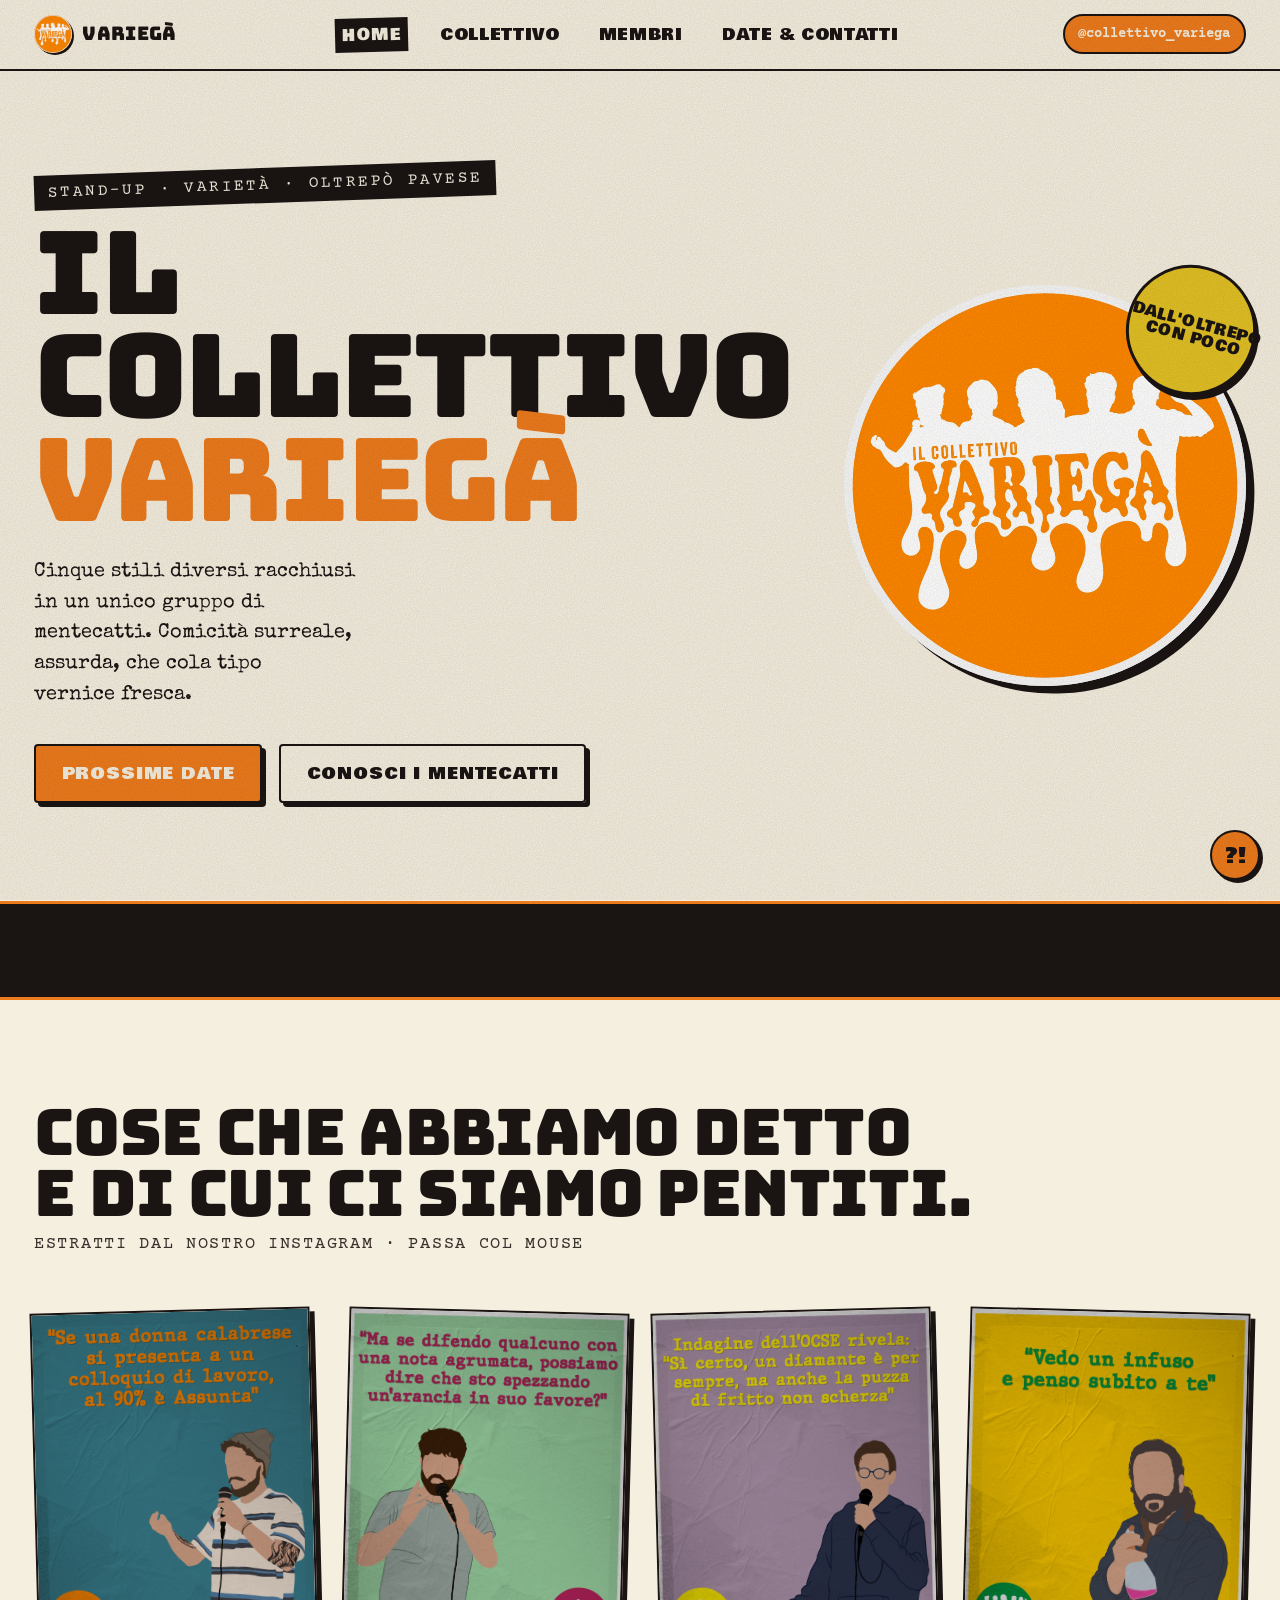
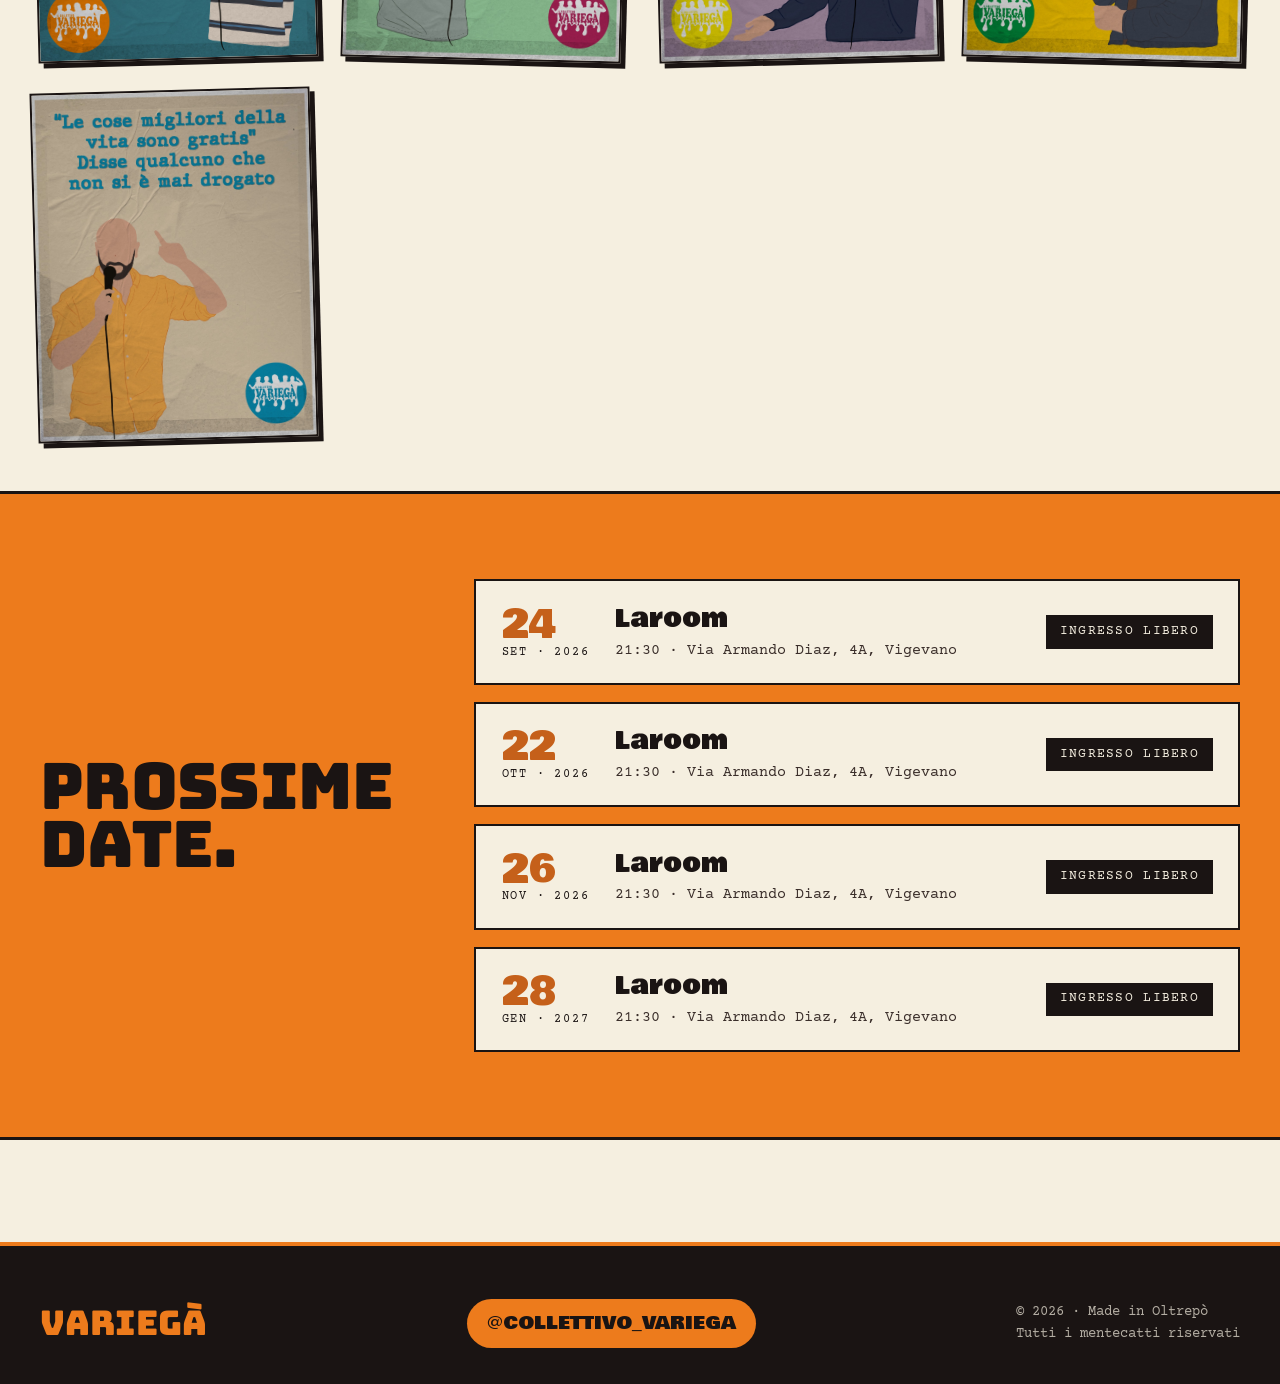
<file: index.html>
<!DOCTYPE html>
<html lang="it">
<head>
  <meta charset="UTF-8" />
  <meta name="viewport" content="width=device-width, initial-scale=1.0" />
  <title>Il Collettivo Variegà — Home</title>
  <meta name="description" content="Il Collettivo Variegà — stand up comedy e varietà dall'Oltrepò Pavese. Cinque stili diversi, un unico gruppo di mentecatti." />
  <link rel="icon" href="assets/logo-circle.jpeg" />
  <link rel="stylesheet" href="styles.css" />
  <link rel="stylesheet" href="components.css" />
</head>
<body>

<!-- =================== NAV =================== -->
<nav class="nav" data-screen-label="Nav">
  <a class="nav__logo" href="index.html">
    <span class="nav__logo-mark"><img src="assets/logo-circle.jpeg" alt="Variegà logo" /></span>
    <span>VARIEGÀ</span>
  </a>
  <ul class="nav__links">
    <li><a href="index.html">Home</a></li>
    <li><a href="collettivo.html">Collettivo</a></li>
    <li><a href="membri.html">Membri</a></li>
    <li><a href="date.html">Date &amp; Contatti</a></li>
  </ul>
  <a class="nav__ig" href="https://instagram.com/collettivo_variega" target="_blank" rel="noopener">@collettivo_variega</a>
</nav>

<!-- =================== HERO =================== -->
<section class="hero" data-screen-label="Hero">
  <div class="hero__copy">
    <span class="hero__supra">Stand-up · Varietà · Oltrepò Pavese</span>
    <h1 class="hero__title">
      Il Collettivo<br/>
      <span class="drip">VARIEGÀ</span>
    </h1>
    <p class="hero__sub">
      Cinque stili diversi racchiusi in un unico gruppo di mentecatti. Comicità surreale, assurda, che cola tipo vernice fresca.
    </p>
    <div class="hero__cta">
      <a href="date.html" class="btn">Prossime date</a>
      <a href="membri.html" class="btn btn--ghost">Conosci i mentecatti</a>
    </div>
  </div>
  <div class="hero__visual">
    <img class="hero__logo-big" src="assets/logo-circle.jpeg" alt="Logo Variegà" data-tilt />
    <div class="hero__sticker" style="padding: 0px; margin: 0px">Dall'Oltrepò<br/>con poco</div>
  </div>
</section>

<!-- =================== MARQUEE =================== -->
<div class="marquee" aria-hidden="true">
  <div class="marquee__track">
    <span>VARIEGÀ</span><span class="star">★</span>
    <span>VARIEGÀ</span><span class="star">★</span>
    <span>STAND UP</span><span class="star">★</span>
    <span>VARIETÀ</span><span class="star">★</span>
    <span>OLTREPÒ PAVESE</span><span class="star">★</span>
    <span>VARIEGÀ</span><span class="star">★</span>
    <span>CINQUE MENTECATTI</span><span class="star">★</span>
    <span>VARIEGÀ</span><span class="star">★</span>
  </div>
</div>

<!-- =================== QUOTES WALL =================== -->
<section class="quotes" data-screen-label="Quotes">
  <h2 class="quotes__title">Cose che abbiamo detto<br/>e di cui ci siamo pentiti.</h2>
  <p class="quotes__sub">Estratti dal nostro Instagram · Passa col mouse</p>
  <div class="quotes__grid">
    <div class="quote-card"><img src="assets/quote-assunta.jpeg" alt="Quote: donna calabrese" /></div>
    <div class="quote-card"><img src="assets/quote-arancia.jpeg" alt="Quote: nota agrumata" /></div>
    <div class="quote-card"><img src="assets/quote-fritto.jpeg" alt="Quote: puzza di fritto" /></div>
    <div class="quote-card"><img src="assets/quote-infuso.jpeg" alt="Quote: infuso" /></div>
    <div class="quote-card"><img src="assets/quote-gratis.jpeg" alt="Quote: cose gratis" /></div>
  </div>
</section>

<!-- =================== DATES STRIP =================== -->
<section class="dates-strip" data-screen-label="Date strip">
  <div class="dates-strip__inner">
    <h2 class="dates-strip__title">Prossime<br/>date.</h2>
    <div class="dates-strip__list">
      <!-- DATES:START -->
      <div class="date-row">
        <div class="date-row__day">24<small>SET · 2026</small></div>
        <div>
          <div class="date-row__where">Laroom</div>
          <div class="date-row__city">21:30 · Via Armando Diaz, 4A, Vigevano</div>
        </div>
        <div class="date-row__badge">Ingresso libero</div>
      </div>
      <div class="date-row">
        <div class="date-row__day">22<small>OTT · 2026</small></div>
        <div>
          <div class="date-row__where">Laroom</div>
          <div class="date-row__city">21:30 · Via Armando Diaz, 4A, Vigevano</div>
        </div>
        <div class="date-row__badge">Ingresso libero</div>
      </div>
      <div class="date-row">
        <div class="date-row__day">26<small>NOV · 2026</small></div>
        <div>
          <div class="date-row__where">Laroom</div>
          <div class="date-row__city">21:30 · Via Armando Diaz, 4A, Vigevano</div>
        </div>
        <div class="date-row__badge">Ingresso libero</div>
      </div>
      <div class="date-row">
        <div class="date-row__day">28<small>GEN · 2027</small></div>
        <div>
          <div class="date-row__where">Laroom</div>
          <div class="date-row__city">21:30 · Via Armando Diaz, 4A, Vigevano</div>
        </div>
        <div class="date-row__badge">Ingresso libero</div>
      </div>
      <!-- DATES:END -->
    </div>
  </div>
</section>

<!-- =================== FOOTER =================== -->
<footer class="footer">
  <div class="footer__inner">
    <div class="footer__brand">VARIEGÀ</div>
    <a class="footer__ig" href="https://instagram.com/collettivo_variega" target="_blank" rel="noopener">@collettivo_variega</a>
    <div class="footer__meta">© 2026 · Made in Oltrepò<br/>Tutti i mentecatti riservati</div>
  </div>
</footer>

<!-- Easter egg -->
<button class="egg-trigger" aria-label="Easter egg" title="Premi qui (o digita 'drip')">?!</button>
<div class="egg-overlay" role="dialog" aria-label="Easter egg">
  <div class="egg-overlay__msg"></div>
  <div class="egg-overlay__hint">click ovunque per chiudere</div>
</div>

<script src="script.js"></script>
</body>
</html>
</file>
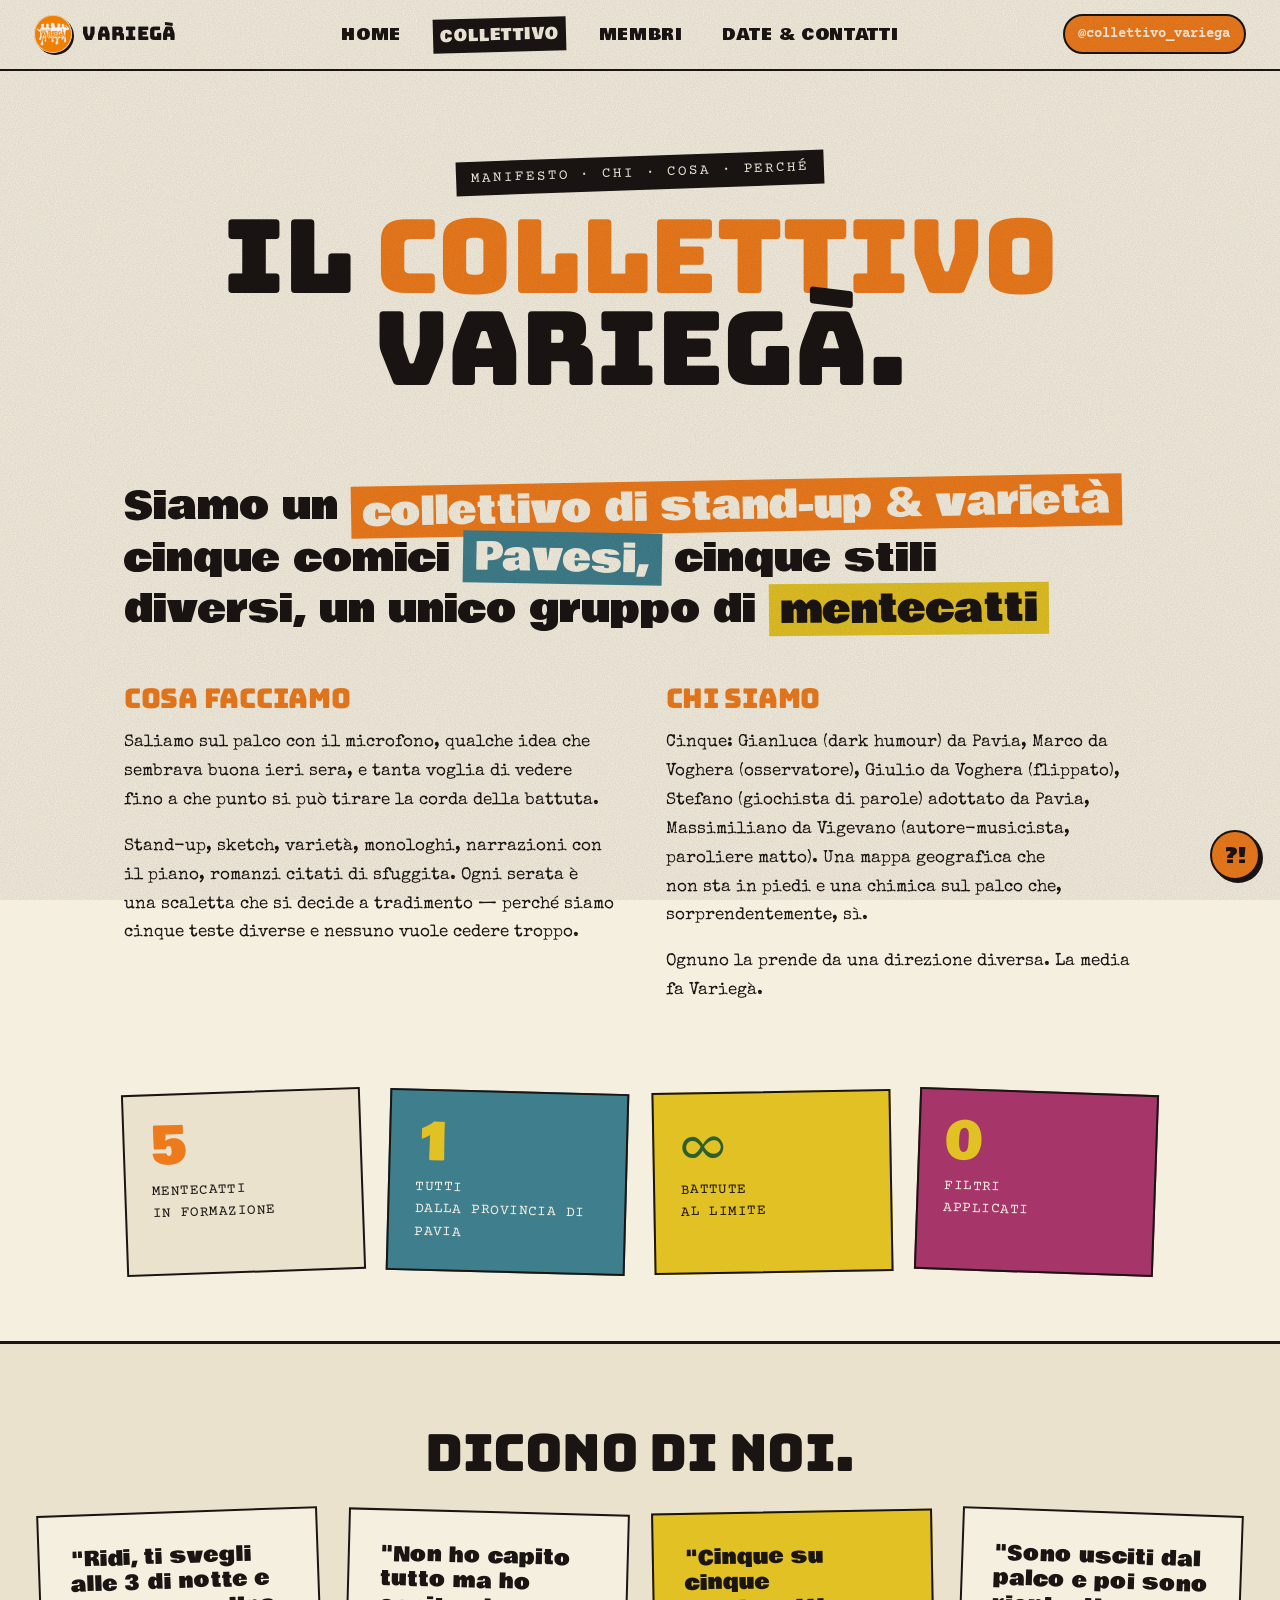
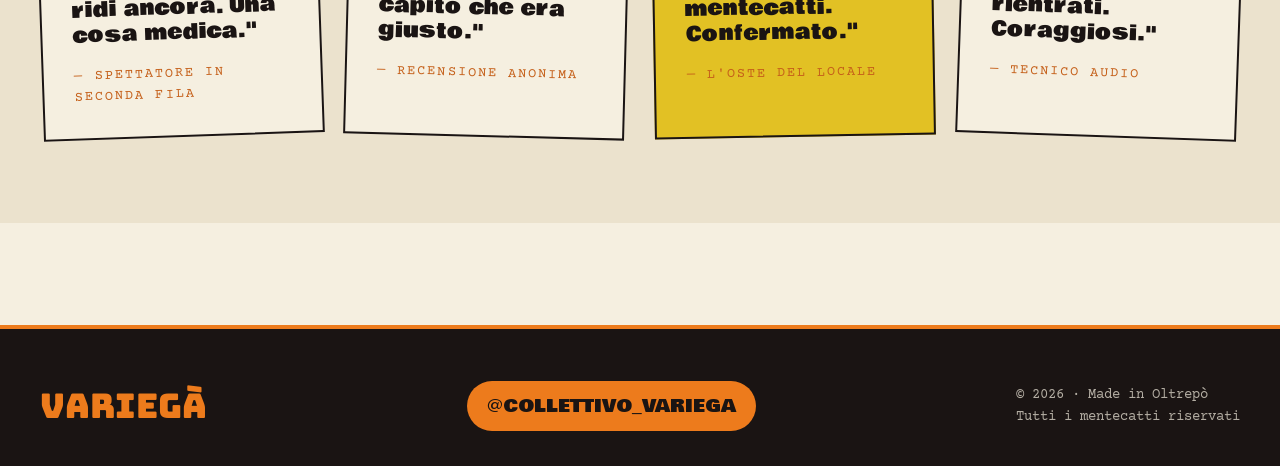
<file: collettivo.html>
<!DOCTYPE html>
<html lang="it">
<head>
  <meta charset="UTF-8" />
  <meta name="viewport" content="width=device-width, initial-scale=1.0" />
  <title>Il Collettivo Variegà — Chi siamo</title>
  <link rel="icon" href="assets/logo-circle.jpeg" />
  <link rel="stylesheet" href="styles.css" />
  <link rel="stylesheet" href="components.css" />
</head>
<body>

<nav class="nav" data-screen-label="Nav">
  <a class="nav__logo" href="index.html">
    <span class="nav__logo-mark"><img src="assets/logo-circle.jpeg" alt="Variegà logo" /></span>
    <span>VARIEGÀ</span>
  </a>
  <ul class="nav__links">
    <li><a href="index.html">Home</a></li>
    <li><a href="collettivo.html">Collettivo</a></li>
    <li><a href="membri.html">Membri</a></li>
    <li><a href="date.html">Date &amp; Contatti</a></li>
  </ul>
  <a class="nav__ig" href="https://instagram.com/collettivo_variega" target="_blank" rel="noopener">@collettivo_variega</a>
</nav>

<header class="page-head" data-screen-label="Page head">
  <span class="page-head__kicker">Manifesto · Chi · Cosa · Perché</span>
  <h1>Il <em>Collettivo</em><br/>Variegà.</h1>
</header>

<section class="about">
  <p class="about__manifesto">
    Siamo un <span class="h-orange">collettivo di stand-up&nbsp;&amp;&nbsp;varietà</span> cinque&nbsp;comici <span class="h-teal">Pavesi,</span> cinque stili diversi, un unico gruppo di <span class="h-yellow">mentecatti</span>
  </p>

  <div class="about__columns">
    <div class="about__col">
      <h3>Cosa facciamo</h3>
      <p>
        Saliamo sul palco con il microfono, qualche idea che sembrava buona ieri sera, e tanta voglia di vedere fino a che punto si può tirare la corda della battuta.
      </p>
      <p>
        Stand-up, sketch, varietà, monologhi, narrazioni con il piano, romanzi citati di sfuggita. Ogni serata è una scaletta che si decide a tradimento — perché siamo cinque teste diverse e nessuno vuole cedere troppo.
      </p>
    </div>
    <div class="about__col">
      <h3>Chi siamo</h3>
      <p>
        Cinque: Gianluca (dark humour) da Pavia, Marco da Voghera (osservatore), Giulio da Voghera (flippato), Stefano (giochista di parole) adottato da Pavia, Massimiliano da Vigevano (autore-musicista, paroliere matto). Una mappa geografica che non sta in piedi e una chimica sul palco che, sorprendentemente, sì.
      </p>
      <p>
        Ognuno la prende da una direzione diversa. La media fa Variegà.
      </p>
    </div>
  </div>

  <div class="facts">
    <div class="fact" style="--r: -2deg;">
      <div class="fact__num">5</div>
      <div class="fact__lbl">Mentecatti<br/>in formazione</div>
    </div>
    <div class="fact" style="--r: 1.5deg; background: var(--c-teal); color: var(--paper);">
      <div class="fact__num" style="color: var(--c-yellow);">1</div>
      <div class="fact__lbl">TUTTI<br/>dalla provincia di Pavia</div>
    </div>
    <div class="fact" style="--r: -1deg; background: var(--c-yellow);">
      <div class="fact__num" style="color: var(--c-green-deep);">∞</div>
      <div class="fact__lbl">Battute<br/>al limite</div>
    </div>
    <div class="fact" style="--r: 2deg; background: var(--c-magenta); color: var(--paper);">
      <div class="fact__num" style="color: var(--c-yellow);">0</div>
      <div class="fact__lbl">Filtri<br/>applicati</div>
    </div>
  </div>
</section>

<!-- PRESS -->
<section class="press" data-screen-label="Press">
  <div class="press__inner">
    <h2>Dicono di noi.</h2>
    <div class="press__grid">
      <div class="press-card" style="--r: -2deg;">
        <p class="press-card__quote">"Ridi, ti svegli alle 3 di notte e ridi ancora. Una cosa medica."</p>
        <div class="press-card__source">— Spettatore in seconda fila</div>
      </div>
      <div class="press-card" style="--r: 1.5deg;">
        <p class="press-card__quote">"Non ho capito tutto ma ho capito che era giusto."</p>
        <div class="press-card__source">— Recensione anonima</div>
      </div>
      <div class="press-card" style="--r: -1deg; background: var(--c-yellow);">
        <p class="press-card__quote">"Cinque su cinque mentecatti. Confermato."</p>
        <div class="press-card__source">— L'oste del locale</div>
      </div>
      <div class="press-card" style="--r: 2deg;">
        <p class="press-card__quote">"Sono usciti dal palco e poi sono rientrati. Coraggiosi."</p>
        <div class="press-card__source">— Tecnico audio</div>
      </div>
    </div>
  </div>
</section>

<footer class="footer">
  <div class="footer__inner">
    <div class="footer__brand">VARIEGÀ</div>
    <a class="footer__ig" href="https://instagram.com/collettivo_variega" target="_blank" rel="noopener">@collettivo_variega</a>
    <div class="footer__meta">© 2026 · Made in Oltrepò<br/>Tutti i mentecatti riservati</div>
  </div>
</footer>

<button class="egg-trigger" aria-label="Easter egg" title="Premi qui">?!</button>
<div class="egg-overlay" role="dialog">
  <div class="egg-overlay__msg"></div>
  <div class="egg-overlay__hint">click ovunque per chiudere</div>
</div>

<script src="script.js"></script>
</body>
</html>
</file>
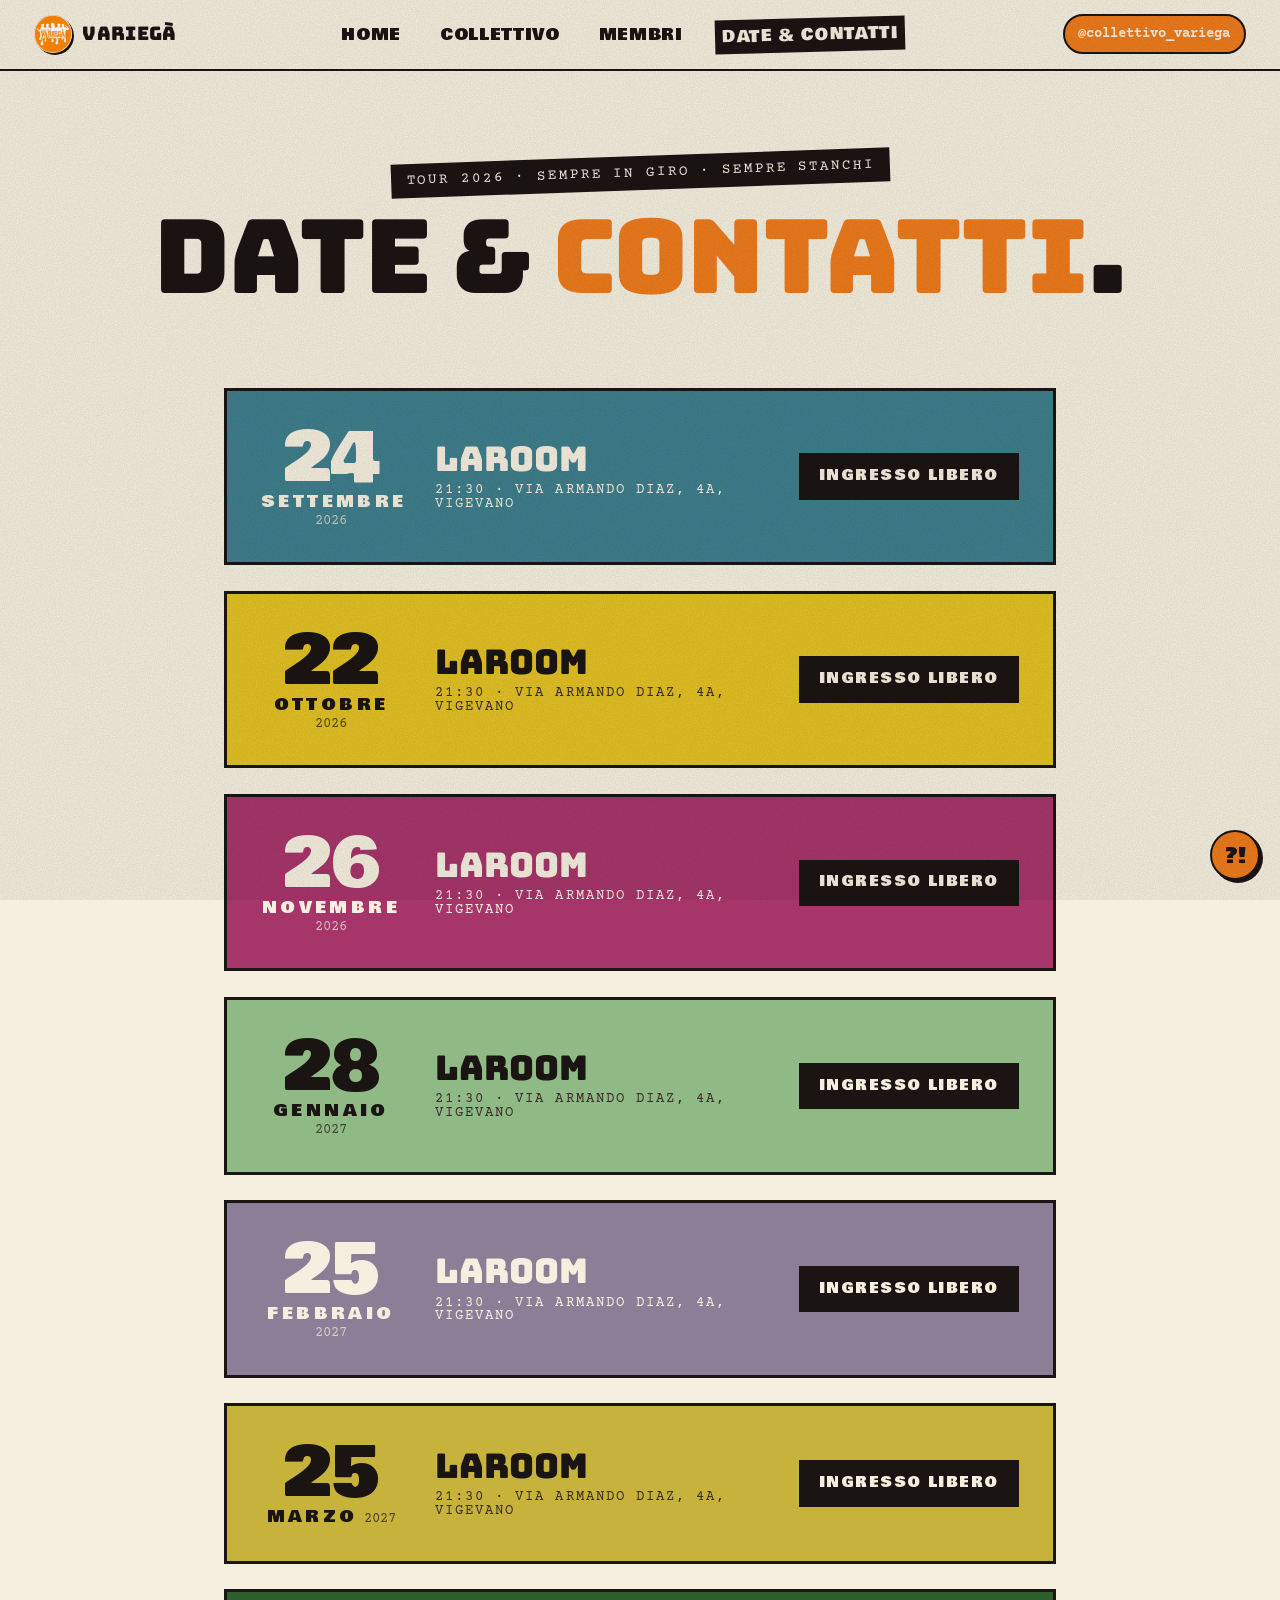
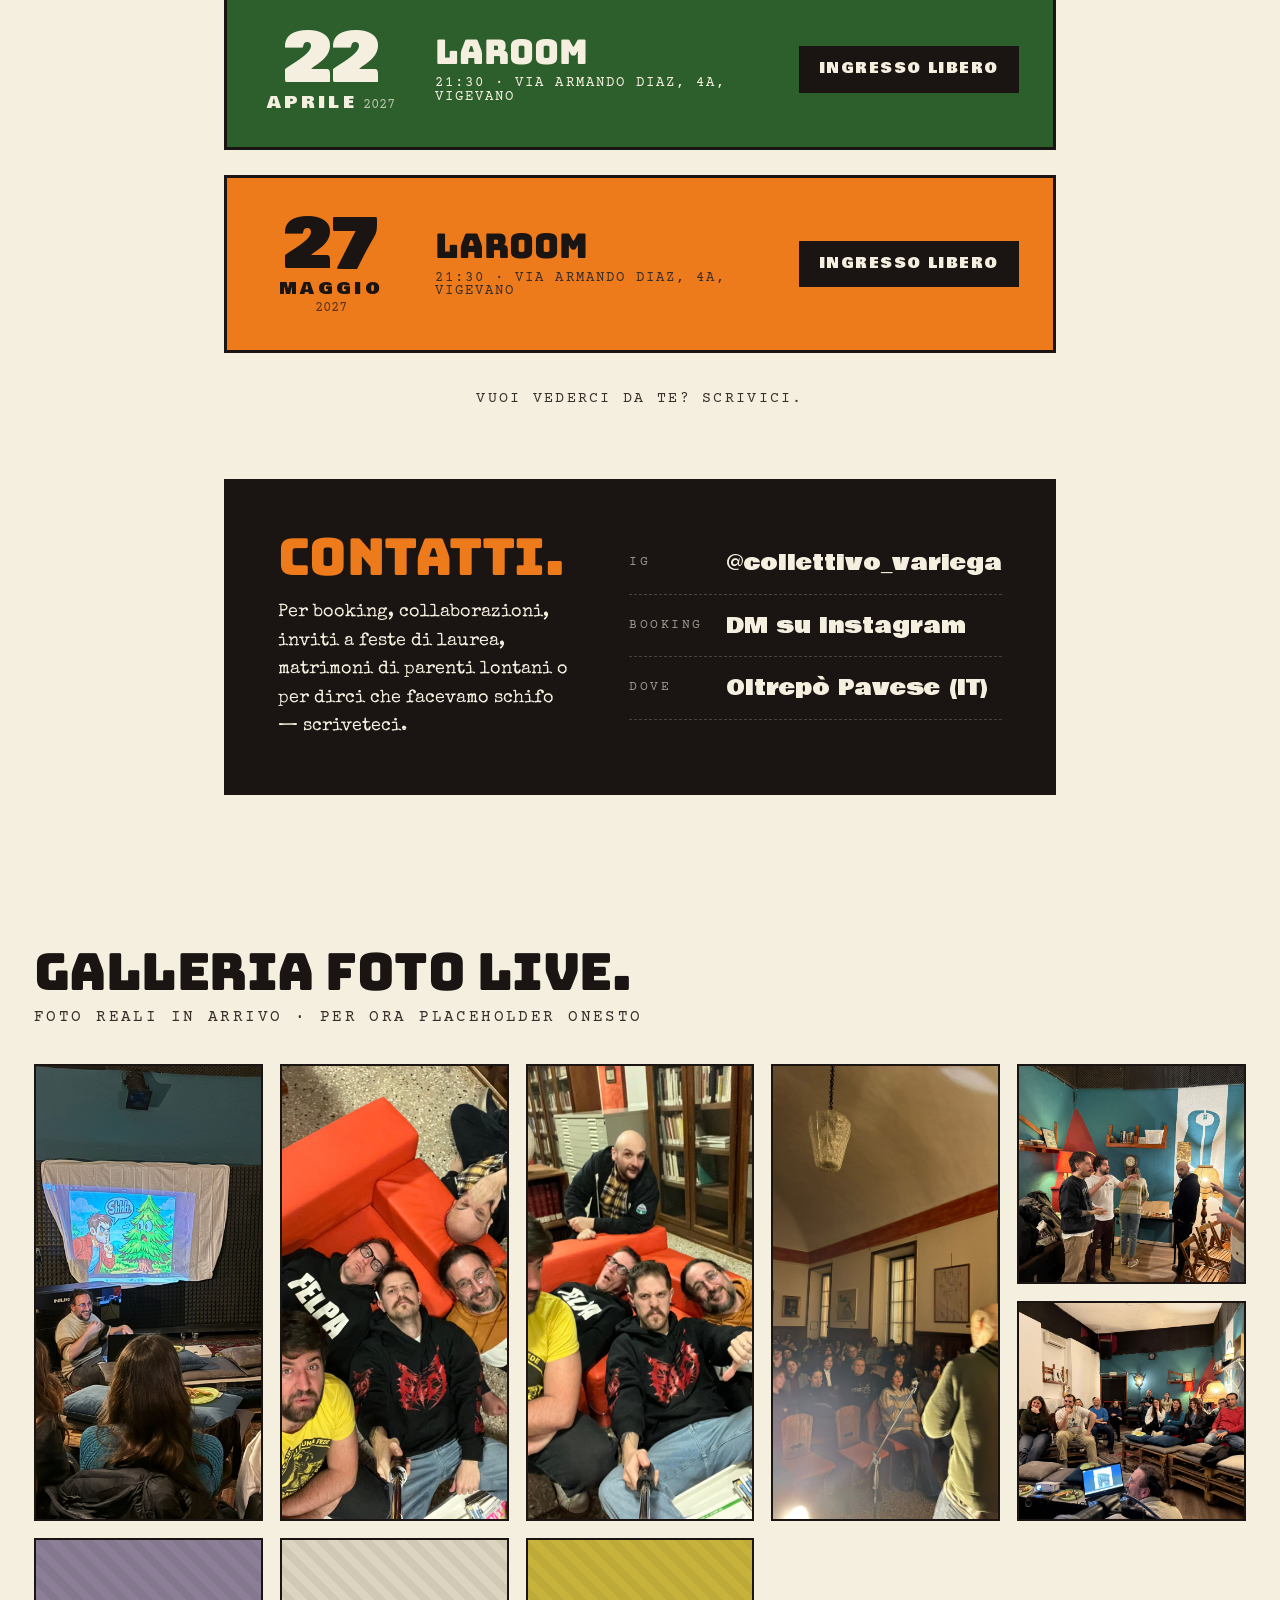
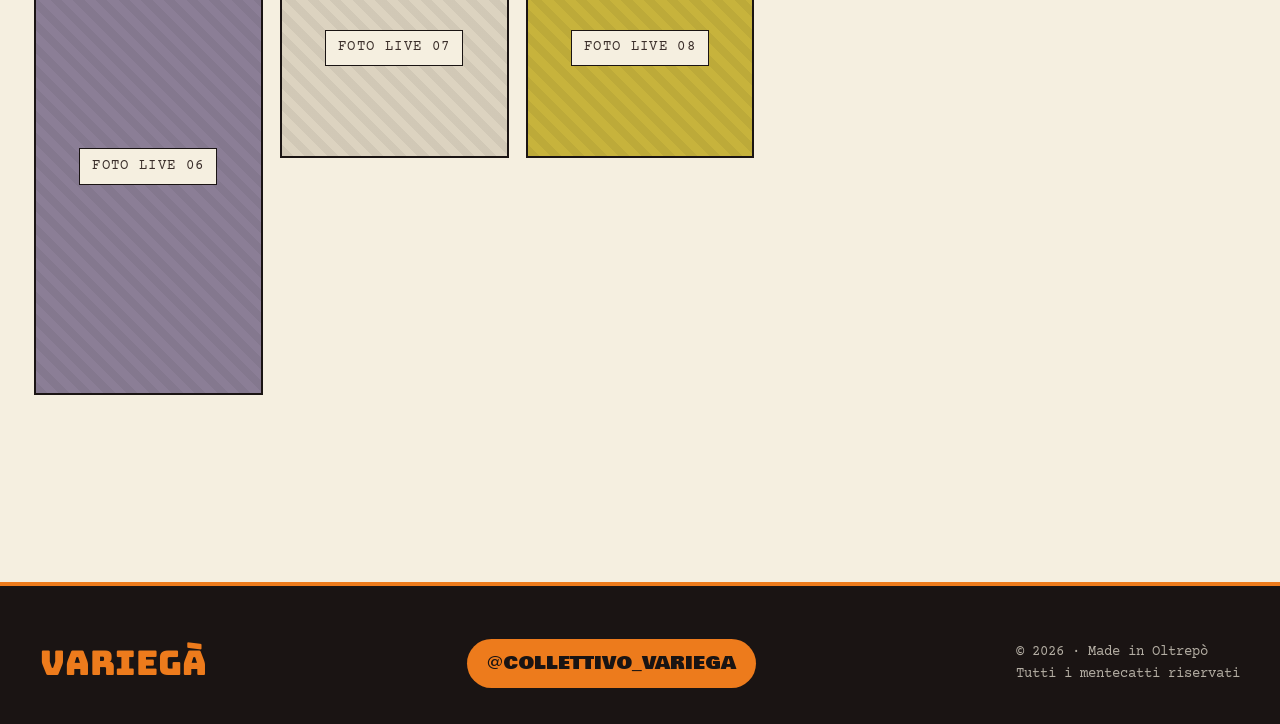
<file: date.html>
<!DOCTYPE html>
<html lang="it">
<head>
  <meta charset="UTF-8" />
  <meta name="viewport" content="width=device-width, initial-scale=1.0" />
  <title>Il Collettivo Variegà — Date &amp; Contatti</title>
  <link rel="icon" href="assets/logo-circle.jpeg" />
  <link rel="stylesheet" href="styles.css" />
  <link rel="stylesheet" href="components.css" />
</head>
<body>

<nav class="nav" data-screen-label="Nav">
  <a class="nav__logo" href="index.html">
    <span class="nav__logo-mark"><img src="assets/logo-circle.jpeg" alt="Variegà logo" /></span>
    <span>VARIEGÀ</span>
  </a>
  <ul class="nav__links">
    <li><a href="index.html">Home</a></li>
    <li><a href="collettivo.html">Collettivo</a></li>
    <li><a href="membri.html">Membri</a></li>
    <li><a href="date.html">Date &amp; Contatti</a></li>
  </ul>
  <a class="nav__ig" href="https://instagram.com/collettivo_variega" target="_blank" rel="noopener">@collettivo_variega</a>
</nav>

<header class="page-head" data-screen-label="Page head">
  <span class="page-head__kicker">Tour 2026 · sempre in giro · sempre stanchi</span>
  <h1>Date &amp; <em>contatti</em>.</h1>
</header>

<section class="dates-page" data-screen-label="Date">
  <!-- DATES:START -->
  <div class="show">
    <div class="show__date">
      <span class="day">24</span>
      <span class="month">Settembre</span>
      <span class="year">2026</span>
    </div>
    <div>
      <div class="show__where">Laroom
        <small>21:30 · Via Armando Diaz, 4A, Vigevano</small>
      </div>
    </div>
    <span class="show__cta">Ingresso libero</span>
  </div>

  <div class="show">
    <div class="show__date">
      <span class="day">22</span>
      <span class="month">Ottobre</span>
      <span class="year">2026</span>
    </div>
    <div>
      <div class="show__where">Laroom
        <small>21:30 · Via Armando Diaz, 4A, Vigevano</small>
      </div>
    </div>
    <span class="show__cta">Ingresso libero</span>
  </div>

  <div class="show">
    <div class="show__date">
      <span class="day">26</span>
      <span class="month">Novembre</span>
      <span class="year">2026</span>
    </div>
    <div>
      <div class="show__where">Laroom
        <small>21:30 · Via Armando Diaz, 4A, Vigevano</small>
      </div>
    </div>
    <span class="show__cta">Ingresso libero</span>
  </div>

  <div class="show">
    <div class="show__date">
      <span class="day">28</span>
      <span class="month">Gennaio</span>
      <span class="year">2027</span>
    </div>
    <div>
      <div class="show__where">Laroom
        <small>21:30 · Via Armando Diaz, 4A, Vigevano</small>
      </div>
    </div>
    <span class="show__cta">Ingresso libero</span>
  </div>

  <div class="show">
    <div class="show__date">
      <span class="day">25</span>
      <span class="month">Febbraio</span>
      <span class="year">2027</span>
    </div>
    <div>
      <div class="show__where">Laroom
        <small>21:30 · Via Armando Diaz, 4A, Vigevano</small>
      </div>
    </div>
    <span class="show__cta">Ingresso libero</span>
  </div>

  <div class="show">
    <div class="show__date">
      <span class="day">25</span>
      <span class="month">Marzo</span>
      <span class="year">2027</span>
    </div>
    <div>
      <div class="show__where">Laroom
        <small>21:30 · Via Armando Diaz, 4A, Vigevano</small>
      </div>
    </div>
    <span class="show__cta">Ingresso libero</span>
  </div>

  <div class="show">
    <div class="show__date">
      <span class="day">22</span>
      <span class="month">Aprile</span>
      <span class="year">2027</span>
    </div>
    <div>
      <div class="show__where">Laroom
        <small>21:30 · Via Armando Diaz, 4A, Vigevano</small>
      </div>
    </div>
    <span class="show__cta">Ingresso libero</span>
  </div>

  <div class="show">
    <div class="show__date">
      <span class="day">27</span>
      <span class="month">Maggio</span>
      <span class="year">2027</span>
    </div>
    <div>
      <div class="show__where">Laroom
        <small>21:30 · Via Armando Diaz, 4A, Vigevano</small>
      </div>
    </div>
    <span class="show__cta">Ingresso libero</span>
  </div>
      <!-- DATES:END -->

  <p style="font-family: var(--font-mono); font-size: 0.9rem; text-align: center; margin-top: 2rem; color: var(--ink-soft); text-transform: uppercase; letter-spacing: 0.15em;">
    Vuoi vederci da te? Scrivici.
  </p>

  <div class="contacts" data-screen-label="Contatti">
    <div>
      <h2>Contatti.</h2>
      <p>Per booking, collaborazioni, inviti a feste di laurea, matrimoni di parenti lontani o per dirci che facevamo schifo — scriveteci.</p>
    </div>
    <ul class="contacts__links">
      <li>
        <span class="contacts__lbl">IG</span>
        <a href="https://instagram.com/collettivo_variega" target="_blank" rel="noopener">@collettivo_variega</a>
      </li>
      <li>
        <span class="contacts__lbl">Booking</span>
        <a href="https://instagram.com/collettivo_variega" target="_blank" rel="noopener">DM su Instagram</a>
      </li>
      <li>
        <span class="contacts__lbl">Dove</span>
        <span>Oltrepò Pavese (IT)</span>
      </li>
    </ul>
  </div>
</section>

<!-- GALLERY -->
<section class="gallery" data-screen-label="Gallery">
  <h2>Galleria foto live.</h2>
  <div class="gallery__sub">Foto reali in arrivo · per ora placeholder onesto</div>
  <div class="gallery__grid">
    <div class="gallery__cell gallery__cell--tall">
      <img src="assets/foto-live-01.jpeg" alt="Live a Sommo" />
    </div>
    <div class="gallery__cell gallery__cell--tall">
      <img src="assets/foto-live-02.jpeg" alt="Live a Sommo" />
    </div>
    <div class="gallery__cell gallery__cell--tall">
      <img src="assets/foto-live-03.jpeg" alt="Live a Sommo" />
    </div>
    <div class="gallery__cell gallery__cell--tall">
      <img src="assets/foto-live-04.jpeg" alt="Live a Sommo" />
    </div>
    <div class="gallery__cell">
      <img src="assets/foto-live-05.jpeg" alt="Live a Sommo" />
    </div>
    <div class="gallery__cell">
      <img src="assets/foto-live-07.jpeg" alt="Live a Sommo" />
    </div>
    <div class="gallery__cell gallery__cell--tall" style="--c: #8B7E96;">
      <div class="gallery__cell-bg"></div>
      <div class="gallery__cell-label">FOTO LIVE 06</div>
    </div>
    <div class="gallery__cell" style="--c: #DCD3C0;">
      <div class="gallery__cell-bg"></div>
      <div class="gallery__cell-label">FOTO LIVE 07</div>
    </div>
    <div class="gallery__cell" style="--c: #C7B33C;">
      <div class="gallery__cell-bg"></div>
      <div class="gallery__cell-label">FOTO LIVE 08</div>
    </div>
  </div>
</section>

<footer class="footer">
  <div class="footer__inner">
    <div class="footer__brand">VARIEGÀ</div>
    <a class="footer__ig" href="https://instagram.com/collettivo_variega" target="_blank" rel="noopener">@collettivo_variega</a>
    <div class="footer__meta">© 2026 · Made in Oltrepò<br/>Tutti i mentecatti riservati</div>
  </div>
</footer>

<button class="egg-trigger" aria-label="Easter egg">?!</button>
<div class="egg-overlay" role="dialog">
  <div class="egg-overlay__msg"></div>
  <div class="egg-overlay__hint">click ovunque per chiudere</div>
</div>

<script src="script.js"></script>
</body>
</html>
</file>
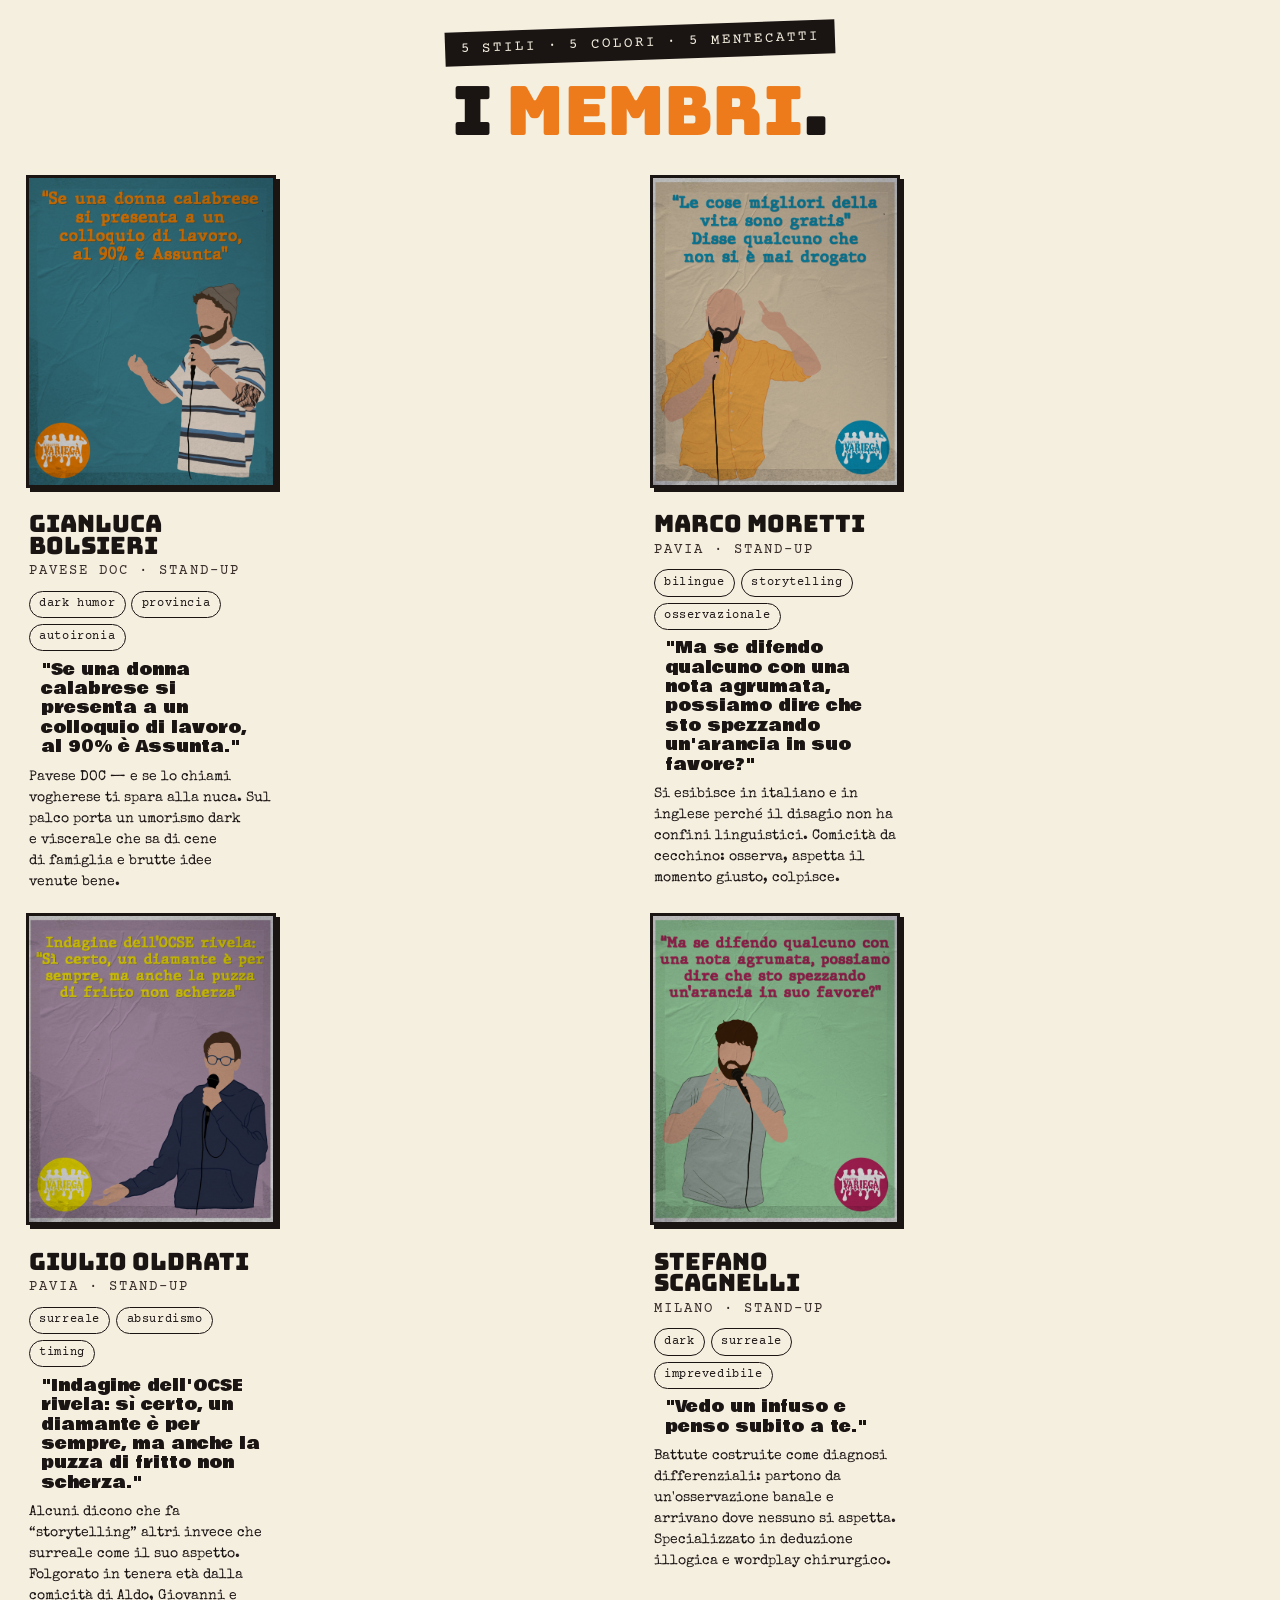
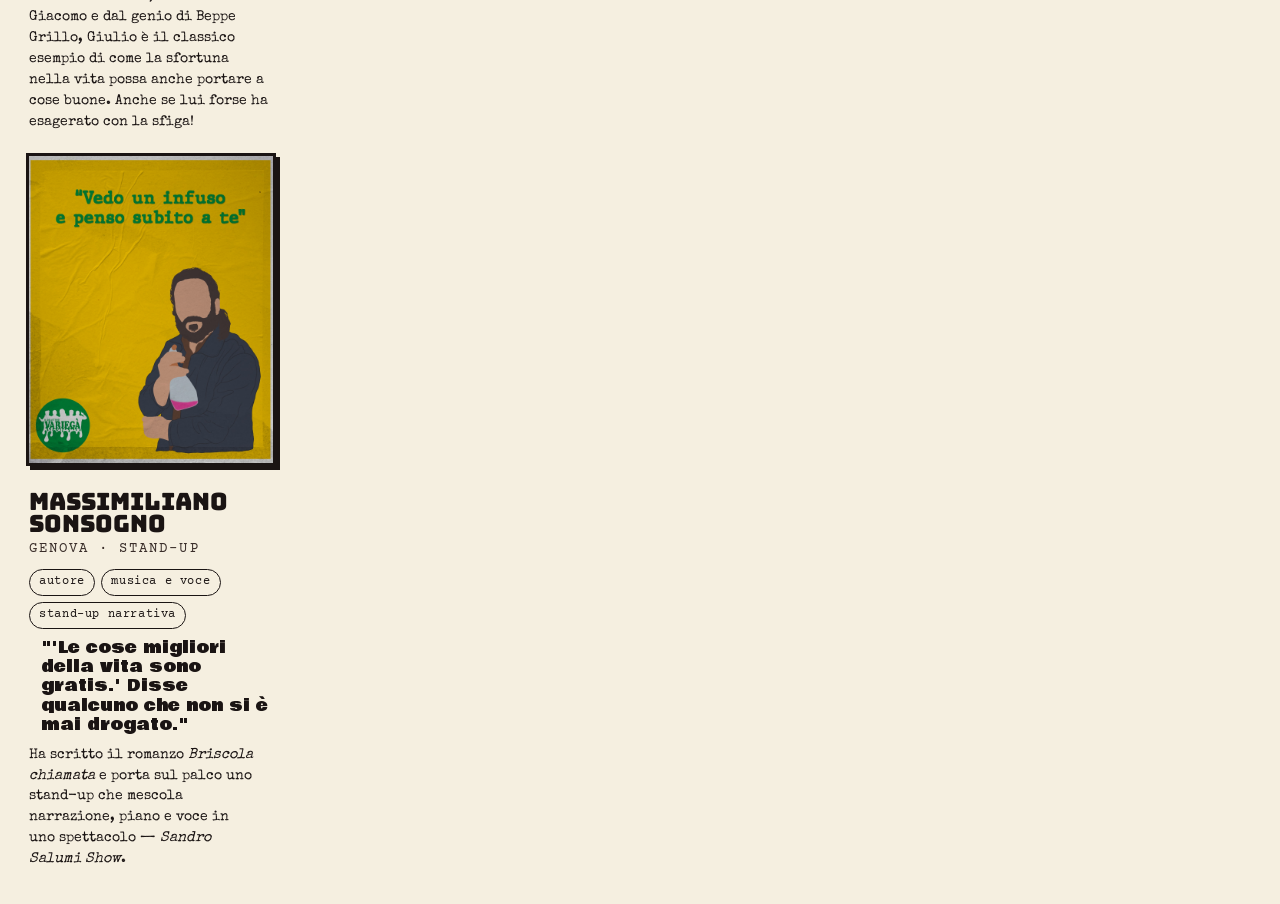
<file: membri-print.html>
<!DOCTYPE html>
<html lang="it">
<head>
  <meta charset="UTF-8" />
  <meta name="viewport" content="width=device-width, initial-scale=1.0" />
  <title>Il Collettivo Variegà — Membri (Print)</title>
  <link rel="icon" href="assets/logo-circle.jpeg" />
  <link rel="stylesheet" href="styles.css" />
  <link rel="stylesheet" href="components.css" />
  <style>
    /* =================== PRINT-FRIENDLY OVERRIDES =================== */
    @page {
      size: A4 portrait;
      margin: 1cm;
    }

    /* Hide interactive / animated chrome */
    .nav,
    .footer,
    .egg-trigger,
    .egg-overlay,
    #tweaks-root,
    body::before,
    .crumple::after {
      display: none !important;
    }

    body {
      background: #F5EFE0;
      -webkit-print-color-adjust: exact;
      print-color-adjust: exact;
    }

    .page-head {
      padding: 1.5rem 2rem 1rem;
      page-break-after: avoid;
    }
    .page-head h1 { font-size: 4rem; }

    /* 2-column grid for print so we get all 5 on a sensible number of pages */
    .members {
      display: grid !important;
      grid-template-columns: 1fr 1fr !important;
      gap: 1.2rem !important;
      padding: 1rem 1.5rem 2rem !important;
    }

    .member-wrap {
      break-inside: avoid;
      page-break-inside: avoid;
    }

    /* Disable 3D flip — show front face only, image full bleed */
    .member-card {
      perspective: none !important;
      box-shadow: 4px 4px 0 var(--ink) !important;
      min-height: 0 !important;
      aspect-ratio: 4/5 !important;
      transform: none !important;
    }
    .member-card__inner {
      transform: none !important;
      transform-style: flat !important;
    }
    .member-card.is-flipped .member-card__inner {
      transform: none !important;
    }
    .member-card__face--back {
      display: none !important;
    }
    .member-card__face--front {
      backface-visibility: visible !important;
      justify-content: flex-start !important;
      align-items: stretch !important;
    }

    /* Force poster to fill, regardless of any inline styles */
    .member-card__poster {
      width: 100% !important;
      height: 100% !important;
      object-fit: cover !important;
      object-position: center !important;
      position: absolute !important;
      inset: 0 !important;
    }

    /* Caption: full bio under each card so the PDF carries the info */
    .member-caption {
      padding: 0.6rem 0.2rem 0 !important;
    }
    .member-card__name {
      padding: 0 !important;
      font-size: 1.4rem !important;
    }
    .member-card__role {
      margin-top: 0.3rem !important;
      font-size: 0.8rem !important;
    }
    .member-card__tags {
      margin-top: 0.5rem !important;
    }
    .member-print-bio {
      margin-top: 0.6rem;
      font-family: var(--font-body);
      font-size: 0.85rem;
      line-height: 1.45;
      color: var(--ink);
    }
    .member-print-quote {
      margin-top: 0.5rem;
      font-family: var(--font-display);
      font-size: 0.95rem;
      line-height: 1.2;
      color: var(--accent);
      padding-left: 0.7rem;
      border-left: 4px solid var(--c);
    }

    @media print {
      .page-head { padding: 0.5rem 1rem; }
      .members { padding: 0.5rem 1rem 1rem !important; gap: 1rem !important; }
      .member-wrap { break-inside: avoid; page-break-inside: avoid; }
    }
  </style>
</head>
<body>

<header class="page-head">
  <span class="page-head__kicker">5 stili · 5 colori · 5 mentecatti</span>
  <h1>I <em>membri</em>.</h1>
</header>

<section class="members">

  <!-- 1. Gianluca -->
  <div class="member-wrap">
    <article class="member-card" style="--c: #3F7E8C; --accent: #ED7B1C;">
      <div class="member-card__inner">
        <div class="member-card__face member-card__face--front">
          <img class="member-card__poster" src="assets/membro-gianluca.jpeg" alt="Gianluca Bolsieri" />
        </div>
      </div>
    </article>
    <div class="member-caption">
      <div class="member-card__name">Gianluca Bolsieri</div>
      <div class="member-card__role">Pavese DOC · stand-up</div>
      <div class="member-card__tags">
        <span class="member-card__tag">dark humor</span>
        <span class="member-card__tag">provincia</span>
        <span class="member-card__tag">autoironia</span>
      </div>
      <p class="member-print-quote">"Se una donna calabrese si presenta a un colloquio di lavoro, al 90% è Assunta."</p>
      <p class="member-print-bio">Pavese DOC — e se lo chiami vogherese ti spara alla nuca. Sul palco porta un umorismo dark e viscerale che sa di cene di famiglia e brutte idee venute bene.</p>
    </div>
  </div>

  <!-- 2. Marco -->
  <div class="member-wrap">
    <article class="member-card" style="--c: rgb(185,178,133); --accent: #A6356A;">
      <div class="member-card__inner">
        <div class="member-card__face member-card__face--front">
          <img class="member-card__poster" src="assets/membro-marco.jpeg" alt="Marco Moretti" />
        </div>
      </div>
    </article>
    <div class="member-caption">
      <div class="member-card__name">Marco Moretti</div>
      <div class="member-card__role">Pavia · stand-up</div>
      <div class="member-card__tags">
        <span class="member-card__tag">bilingue</span>
        <span class="member-card__tag">storytelling</span>
        <span class="member-card__tag">osservazionale</span>
      </div>
      <p class="member-print-quote">"Ma se difendo qualcuno con una nota agrumata, possiamo dire che sto spezzando un'arancia in suo favore?"</p>
      <p class="member-print-bio">Si esibisce in italiano e in inglese perché il disagio non ha confini linguistici. Comicità da cecchino: osserva, aspetta il momento giusto, colpisce.</p>
    </div>
  </div>

  <!-- 3. Giulio -->
  <div class="member-wrap">
    <article class="member-card" style="--c: #8B7E96; --accent: #C7B33C;">
      <div class="member-card__inner">
        <div class="member-card__face member-card__face--front">
          <img class="member-card__poster" src="assets/membro-giulio.jpeg" alt="Giulio Oldrati" />
        </div>
      </div>
    </article>
    <div class="member-caption">
      <div class="member-card__name">Giulio Oldrati</div>
      <div class="member-card__role">Pavia · stand-up</div>
      <div class="member-card__tags">
        <span class="member-card__tag">surreale</span>
        <span class="member-card__tag">absurdismo</span>
        <span class="member-card__tag">timing</span>
      </div>
      <p class="member-print-quote">"Indagine dell'OCSE rivela: sì certo, un diamante è per sempre, ma anche la puzza di fritto non scherza."</p>
      <p class="member-print-bio">Alcuni dicono che fa “storytelling” altri invece che surreale come il suo aspetto. Folgorato in tenera età dalla comicità di Aldo, Giovanni e Giacomo e dal genio di Beppe Grillo, Giulio è il classico esempio di come la sfortuna nella vita possa anche portare a cose buone. Anche se lui forse ha esagerato con la sfiga!</p>
    </div>
  </div>

  <!-- 4. Stefano -->
  <div class="member-wrap">
    <article class="member-card" style="--c: rgb(42,160,90); --accent: #2D5F2D;">
      <div class="member-card__inner">
        <div class="member-card__face member-card__face--front">
          <img class="member-card__poster" src="assets/membro-stefano.jpeg" alt="Stefano Scagnelli" />
        </div>
      </div>
    </article>
    <div class="member-caption">
      <div class="member-card__name">Stefano Scagnelli</div>
      <div class="member-card__role">Milano · stand-up</div>
      <div class="member-card__tags">
        <span class="member-card__tag">dark</span>
        <span class="member-card__tag">surreale</span>
        <span class="member-card__tag">imprevedibile</span>
      </div>
      <p class="member-print-quote">"Vedo un infuso e penso subito a te."</p>
      <p class="member-print-bio">Battute costruite come diagnosi differenziali: partono da un'osservazione banale e arrivano dove nessuno si aspetta. Specializzato in deduzione illogica e wordplay chirurgico.</p>
    </div>
  </div>

  <!-- 5. Massimiliano -->
  <div class="member-wrap">
    <article class="member-card" style="--c: rgb(217,173,80); --accent: #3F7E8C;">
      <div class="member-card__inner">
        <div class="member-card__face member-card__face--front">
          <img class="member-card__poster" src="assets/membro-massimiliano.jpeg" alt="Massimiliano Sonsogno" />
        </div>
      </div>
    </article>
    <div class="member-caption">
      <div class="member-card__name">Massimiliano Sonsogno</div>
      <div class="member-card__role">Genova · stand-up</div>
      <div class="member-card__tags">
        <span class="member-card__tag">autore</span>
        <span class="member-card__tag">musica e voce</span>
        <span class="member-card__tag">stand-up narrativa</span>
      </div>
      <p class="member-print-quote">"'Le cose migliori della vita sono gratis.' Disse qualcuno che non si è mai drogato."</p>
      <p class="member-print-bio">Ha scritto il romanzo <em>Briscola chiamata</em> e porta sul palco uno stand-up che mescola narrazione, piano e voce in uno spettacolo — <em>Sandro Salumi Show</em>.</p>
    </div>
  </div>

</section>

<script>
  // Wait for fonts + images, then trigger print
  (async () => {
    try {
      if (document.fonts && document.fonts.ready) await document.fonts.ready;
    } catch (e) {}
    const imgs = Array.from(document.images);
    await Promise.all(imgs.map(img =>
      img.complete ? Promise.resolve() :
        new Promise(res => { img.onload = img.onerror = res; })
    ));
    setTimeout(() => window.print(), 500);
  })();
</script>

</body>
</html>
</file>
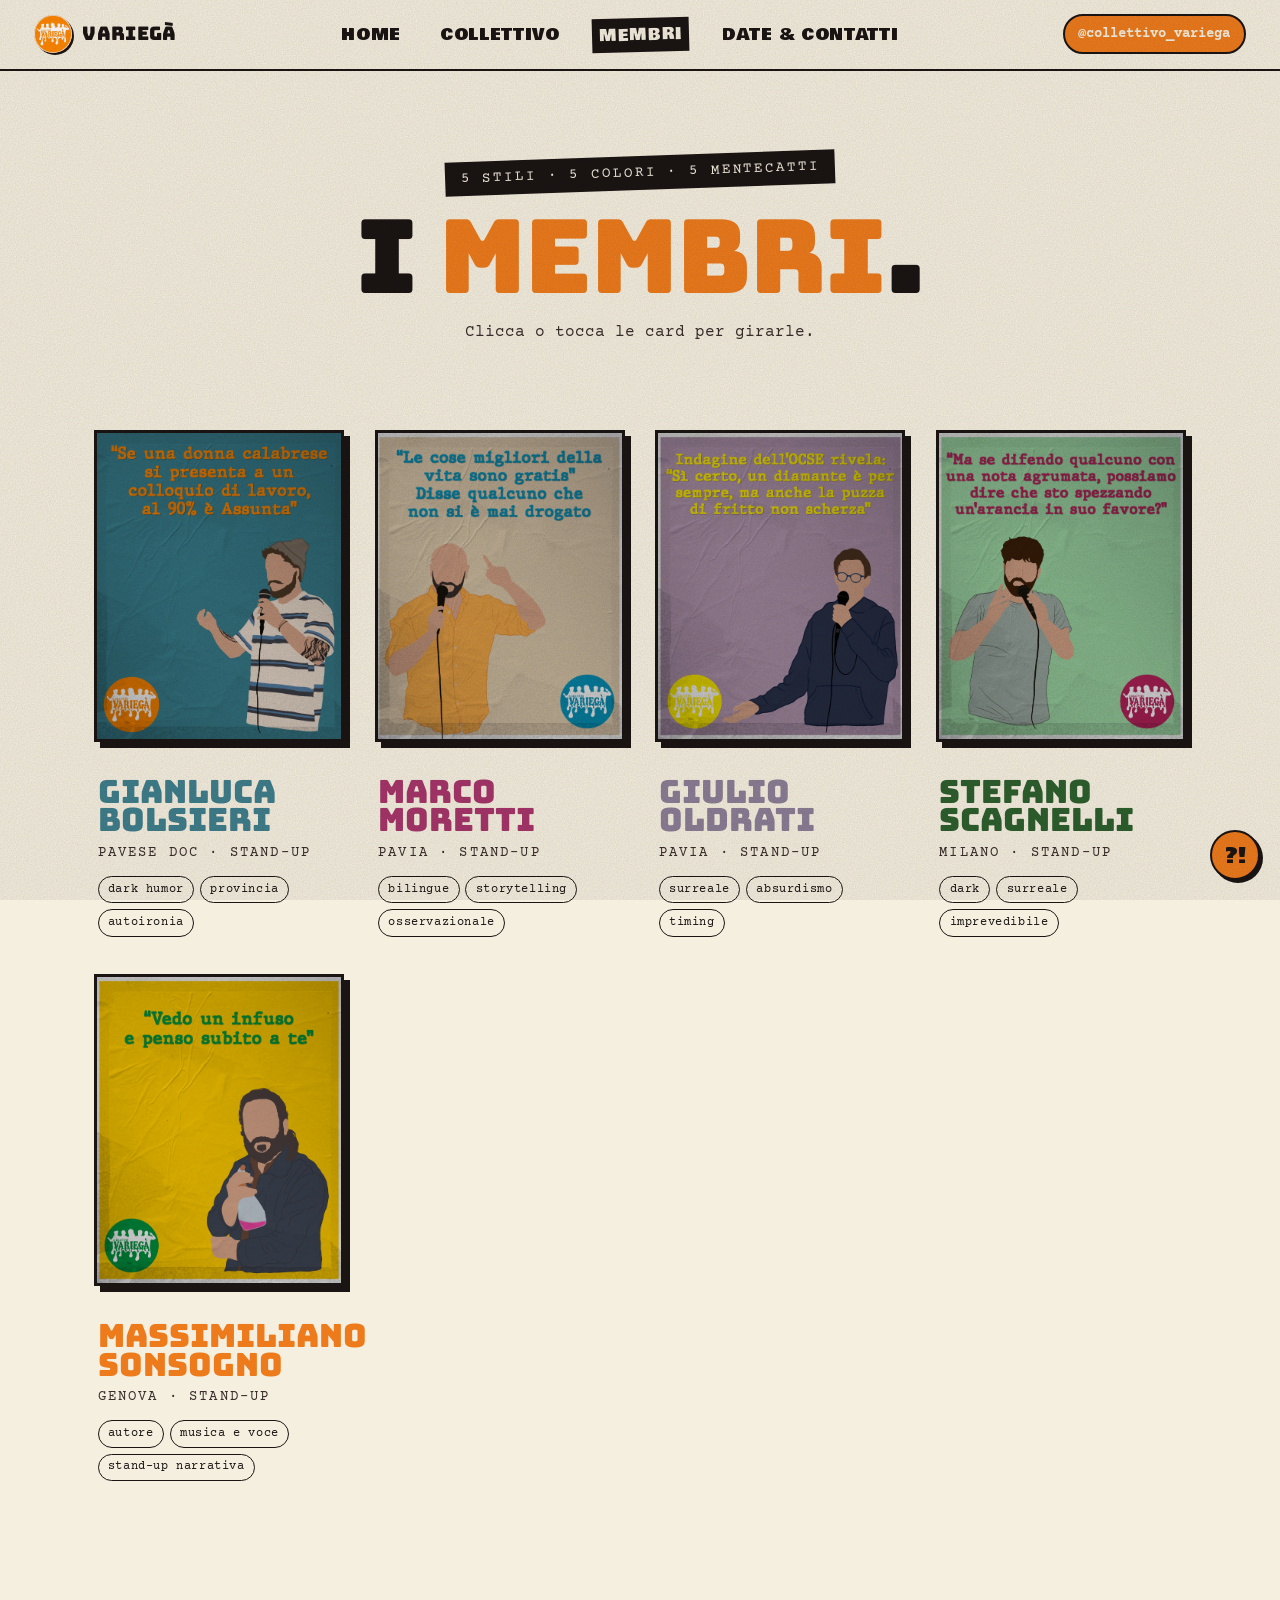
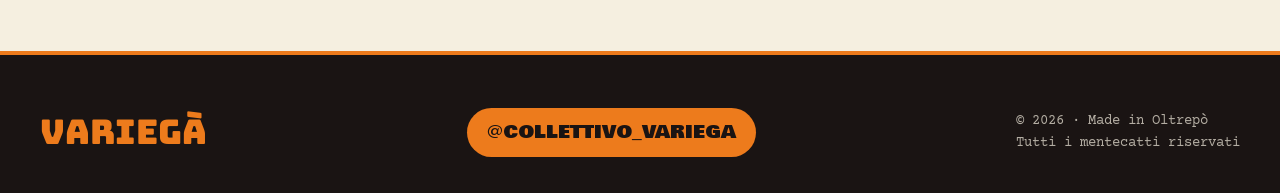
<file: membri.html>
<!DOCTYPE html>
<html lang="it">
<head>
  <meta charset="UTF-8" />
  <meta name="viewport" content="width=device-width, initial-scale=1.0" />
  <title>Il Collettivo Variegà — Membri</title>
  <link rel="icon" href="assets/logo-circle.jpeg" />
  <link rel="stylesheet" href="styles.css" />
  <link rel="stylesheet" href="components.css" />
</head>
<body>

<nav class="nav" data-screen-label="Nav">
  <a class="nav__logo" href="index.html">
    <span class="nav__logo-mark"><img src="assets/logo-circle.jpeg" alt="Variegà logo" /></span>
    <span>VARIEGÀ</span>
  </a>
  <ul class="nav__links">
    <li><a href="index.html">Home</a></li>
    <li><a href="collettivo.html">Collettivo</a></li>
    <li><a href="membri.html">Membri</a></li>
    <li><a href="date.html">Date &amp; Contatti</a></li>
  </ul>
  <a class="nav__ig" href="https://instagram.com/collettivo_variega" target="_blank" rel="noopener">@collettivo_variega</a>
</nav>

<header class="page-head" data-screen-label="Page head">
  <span class="page-head__kicker">5 stili · 5 colori · 5 mentecatti</span>
  <h1>I <em>membri</em>.</h1>
  <p style="margin-top: 1rem; font-family: var(--font-mono); font-size: 0.95rem; color: var(--ink-soft);">Clicca o tocca le card per girarle.</p>
</header>

<section class="members" data-screen-label="Membri">

  <!-- 1. Gianluca -->
  <div class="member-wrap">
    <article class="member-card" style="--c: #3F7E8C; --accent: #ED7B1C;">
      <div class="member-card__inner">
        <div class="member-card__face member-card__face--front">
          <img class="member-card__poster" src="assets/membro-gianluca.jpeg" alt="Gianluca Bolsieri" />
        </div>
        <div class="member-card__face member-card__face--back">
          <div>
            <div class="member-card__num">N° 01 / 05 · Gianluca Bolsieri</div>
          </div>
          <p class="member-card__bio">Pavese DOC — e se lo chiami vogherese ti spara alla nuca. Sul palco porta un umorismo dark e viscerale che sa di cene di famiglia e brutte idee venute bene. Ride di tutto, soprattutto delle cose che fanno sanguinare il naso a sforzarsi di capirle.</p>
        </div>
      </div>
    </article>
    <div class="member-caption">
      <div class="member-card__name" data-name="gianluca" style="padding: 20px 0px 0px; color: #3F7E8C">Gianluca Bolsieri</div>
      <div class="member-card__role">Pavese DOC · stand-up</div>
      <div class="member-card__tags">
        <span class="member-card__tag">dark humor</span>
        <span class="member-card__tag">provincia</span>
        <span class="member-card__tag">autoironia</span>
      </div>
    </div>
  </div>

  <!-- 2. Marco -->
  <div class="member-wrap">
    <article class="member-card" style="--c: rgb(185,178,133); --accent: #A6356A;">
      <div class="member-card__inner">
        <div class="member-card__face member-card__face--front">
          <img class="member-card__poster" src="assets/membro-marco.jpeg" alt="Marco Moretti" />
        </div>
        <div class="member-card__face member-card__face--back">
          <div>
            <div class="member-card__num">N° 02 / 05 · Marco Moretti</div>
          </div>
          <p class="member-card__bio">Si esibisce in italiano e in inglese perché il disagio non ha confini linguistici. Comicità da cecchino: osserva, aspetta il momento giusto, colpisce. Non molla mai — né sul palco né in chat di gruppo, dove alle 10 di mattina ha già un'idea, quattro controproposte e un link YouTube rilevante.</p>
        </div>
      </div>
    </article>
    <div class="member-caption">
      <div class="member-card__name" data-name="marco" style="padding: 20px 0px 0px; color: #A6356A">Marco Moretti</div>
      <div class="member-card__role">Pavia · stand-up</div>
      <div class="member-card__tags">
        <span class="member-card__tag">bilingue</span>
        <span class="member-card__tag">storytelling</span>
        <span class="member-card__tag">osservazionale</span>
      </div>
    </div>
  </div>

  <!-- 3. Giulio -->
  <div class="member-wrap">
    <article class="member-card" style="--c: #8B7E96; --accent: #C7B33C;">
      <div class="member-card__inner">
        <div class="member-card__face member-card__face--front">
          <img class="member-card__poster" src="assets/membro-giulio.jpeg" alt="Giulio Oldrati" />
        </div>
        <div class="member-card__face member-card__face--back">
          <div>
            <div class="member-card__num">N° 03 / 05 · Giulio Oldrati</div>
          </div>
          <p class="member-card__bio">Comicità surrealista con un timing che non perdona. Il 90% delle sue battute le hanno già sentite tutti — ma fanno ridere lo stesso ogni volta, il che è forse il talento più raro nel mestiere. Ispirato da Daniele Fabbri. Tifoso interista con tatuaggio del Voghera sulla gamba: un uomo di coerenze molto personali.</p>
        </div>
      </div>
    </article>
    <div class="member-caption">
      <div class="member-card__name" data-name="giulio" style="padding: 20px 0px 0px; color: #8B7E96">Giulio Oldrati</div>
      <div class="member-card__role">Pavia · stand-up</div>
      <div class="member-card__tags">
        <span class="member-card__tag">surreale</span>
        <span class="member-card__tag">absurdismo</span>
        <span class="member-card__tag">timing</span>
      </div>
    </div>
  </div>

  <!-- 4. Stefano -->
  <div class="member-wrap">
    <article class="member-card" style="--c: rgb(42,160,90); --accent: #2D5F2D;">
      <div class="member-card__inner">
        <div class="member-card__face member-card__face--front">
          <img class="member-card__poster" src="assets/membro-stefano.jpeg" alt="Stefano Scagnelli" />
        </div>
        <div class="member-card__face member-card__face--back">
          <div>
            <div class="member-card__num">N° 04 / 05 · Stefano Scagnelli</div>
          </div>
          <p class="member-card__bio">Battute costruite come diagnosi differenziali: partono da un'osservazione banale e arrivano dove nessuno si aspetta. Specializzato in deduzione illogica e wordplay chirurgico. Scrive il materiale migliore nei due minuti prima di salire sul palco, il che solleva domande serie su cosa farebbe con più tempo.</p>
        </div>
      </div>
    </article>
    <div class="member-caption">
      <div class="member-card__name" data-name="stefano" style="padding: 20px 0px 0px; color: #2D5F2D">Stefano Scagnelli</div>
      <div class="member-card__role">Milano · stand-up</div>
      <div class="member-card__tags">
        <span class="member-card__tag">dark</span>
        <span class="member-card__tag">surreale</span>
        <span class="member-card__tag">imprevedibile</span>
      </div>
    </div>
  </div>

  <!-- 5. Massimiliano -->
  <div class="member-wrap">
    <article class="member-card" style="--c: rgb(217,173,80); --accent: #3F7E8C;">
      <div class="member-card__inner">
        <div class="member-card__face member-card__face--front">
          <img class="member-card__poster" src="assets/membro-massimiliano.jpeg" alt="Massimiliano Sonsogno" />
        </div>
        <div class="member-card__face member-card__face--back">
          <div>
            <div class="member-card__num">N° 05 / 05 · Massimiliano Sonsogno</div>
          </div>
          <p class="member-card__bio">Ha scritto il romanzo <em>Briscola chiamata</em> e porta sul palco uno stand-up che mescola narrazione, piano e voce in uno spettacolo — <em>Sandro Salumi Show</em> — dedicato al comico più grande che non sia mai nato. Fa ridere senza pretese: lo dice lui. Il pubblico continua a non credergli.</p>
        </div>
      </div>
    </article>
    <div class="member-caption">
      <div class="member-card__name" data-name="massimiliano" style="padding: 20px 0px 0px; color: #ED7B1C">Massimiliano Sonsogno</div>
      <div class="member-card__role">Genova · stand-up</div>
      <div class="member-card__tags">
        <span class="member-card__tag">autore</span>
        <span class="member-card__tag">musica e voce</span>
        <span class="member-card__tag">stand-up narrativa</span>
      </div>
    </div>
  </div>

</section>

<footer class="footer">
  <div class="footer__inner">
    <div class="footer__brand">VARIEGÀ</div>
    <a class="footer__ig" href="https://instagram.com/collettivo_variega" target="_blank" rel="noopener">@collettivo_variega</a>
    <div class="footer__meta">© 2026 · Made in Oltrepò<br/>Tutti i mentecatti riservati</div>
  </div>
</footer>

<button class="egg-trigger" aria-label="Easter egg">?!</button>
<div class="egg-overlay" role="dialog">
  <div class="egg-overlay__msg"></div>
  <div class="egg-overlay__hint">click ovunque per chiudere</div>
</div>

<script src="script.js"></script>
</body>
</html>
</file>
<file: styles.css>
/* =========================================================
   VARIEGÀ — Foglio di stile condiviso
   Estetica: zine / poster strappato / carta stropicciata
   ========================================================= */

@import url('https://fonts.googleapis.com/css2?family=Bowlby+One&family=Bungee&family=Special+Elite&family=Rubik+Mono+One&family=Archivo+Black&family=Courier+Prime:wght@400;700&display=swap');

:root {
  /* Brand */
  --brand-orange: #ED7B1C;
  --brand-orange-deep: #C5601A;
  --brand-cream: #F2EBDD;

  /* Palette caotica (dai poster) */
  --c-teal: #3F7E8C;
  --c-teal-deep: #2D5C68;
  --c-green: #8FB985;
  --c-green-deep: #2D5F2D;
  --c-magenta: #A6356A;
  --c-purple: #8B7E96;
  --c-mustard: #C7B33C;
  --c-yellow: #E2C124;
  --c-paper: #DCD3C0;

  /* Neutri */
  --ink: #1A1413;
  --ink-soft: #3A2E2A;
  --paper: #F5EFE0;
  --paper-warm: #EBE2CD;

  /* Type */
  --font-display: 'Bowlby One', 'Archivo Black', sans-serif;
  --font-drip: 'Bungee', 'Bowlby One', sans-serif;
  --font-body: 'Special Elite', 'Courier Prime', monospace;
  --font-mono: 'Courier Prime', monospace;
}

* { box-sizing: border-box; margin: 0; padding: 0; }

html, body {
  background: var(--paper);
  color: var(--ink);
  font-family: var(--font-body);
  font-size: 17px;
  line-height: 1.55;
  overflow-x: hidden;
}

/* =================== TEXTURE & GRAIN =================== */
body::before {
  content: '';
  position: fixed;
  inset: 0;
  pointer-events: none;
  z-index: 100;
  opacity: 0.35;
  mix-blend-mode: multiply;
  background-image: url("data:image/svg+xml;utf8,<svg xmlns='http://www.w3.org/2000/svg' width='300' height='300'><filter id='n'><feTurbulence type='fractalNoise' baseFrequency='0.85' numOctaves='2' stitchTiles='stitch'/><feColorMatrix values='0 0 0 0 0.1  0 0 0 0 0.08  0 0 0 0 0.07  0 0 0 0.5 0'/></filter><rect width='100%' height='100%' filter='url(%23n)'/></svg>");
}

.crumple {
  position: relative;
}
.crumple::after {
  content: '';
  position: absolute;
  inset: 0;
  pointer-events: none;
  background-image: url("data:image/svg+xml;utf8,<svg xmlns='http://www.w3.org/2000/svg' width='800' height='800'><filter id='c'><feTurbulence type='fractalNoise' baseFrequency='0.012' numOctaves='3' seed='3'/><feDisplacementMap in='SourceGraphic' scale='12'/></filter><g filter='url(%23c)'><rect width='100%' height='100%' fill='white'/></g></svg>");
  opacity: 0.08;
  mix-blend-mode: overlay;
}

/* =================== TYPE =================== */
h1, h2, h3, h4 {
  font-family: var(--font-display);
  font-weight: normal;
  letter-spacing: -0.01em;
  line-height: 0.95;
  text-wrap: balance;
}

p { text-wrap: pretty; }

a { color: inherit; text-decoration: none; }

/* =================== LAYOUT =================== */
.wrap {
  max-width: 1200px;
  margin: 0 auto;
  padding: 0 2rem;
}

/* =================== NAV =================== */
.nav {
  position: sticky;
  top: 0;
  z-index: 50;
  background: var(--paper);
  border-bottom: 2px solid var(--ink);
  padding: 0.85rem 2rem;
  display: flex;
  align-items: center;
  justify-content: space-between;
  gap: 1.5rem;
}

.nav__logo {
  display: flex;
  align-items: center;
  gap: 0.6rem;
  font-family: var(--font-drip);
  font-size: 1.1rem;
  letter-spacing: 0.02em;
}

.nav__logo-mark {
  width: 38px;
  height: 38px;
  border-radius: 50%;
  background: var(--brand-orange);
  display: grid;
  place-items: center;
  overflow: hidden;
  box-shadow: 2px 2px 0 var(--ink);
}
.nav__logo-mark img { width: 100%; height: 100%; object-fit: cover; }

.nav__links {
  display: flex;
  gap: 1.5rem;
  list-style: none;
  font-family: var(--font-display);
  font-size: 0.95rem;
  text-transform: uppercase;
  letter-spacing: 0.04em;
}

.nav__links a {
  position: relative;
  padding: 0.25rem 0.4rem;
  transition: color 0.2s, transform 0.2s;
  display: inline-block;
}
.nav__links a:hover {
  color: var(--brand-orange);
  transform: rotate(-2deg) scale(1.05);
}
.nav__links a.is-active {
  background: var(--ink);
  color: var(--paper);
  transform: rotate(-1.5deg);
}

.nav__ig {
  font-family: var(--font-mono);
  font-size: 0.85rem;
  padding: 0.4rem 0.8rem;
  border: 2px solid var(--ink);
  border-radius: 999px;
  background: var(--brand-orange);
  color: var(--paper);
  transition: transform 0.2s;
  white-space: nowrap;
  font-weight: 700;
}
.nav__ig:hover { transform: translate(-2px, -2px); box-shadow: 4px 4px 0 var(--ink); }

/* =================== FOOTER =================== */
.footer {
  margin-top: 6rem;
  padding: 3rem 2rem 2rem;
  background: var(--ink);
  color: var(--paper);
  border-top: 4px solid var(--brand-orange);
}
.footer__inner {
  max-width: 1200px;
  margin: 0 auto;
  display: flex;
  justify-content: space-between;
  align-items: center;
  flex-wrap: wrap;
  gap: 2rem;
}
.footer__brand {
  font-family: var(--font-drip);
  font-size: 2rem;
  color: var(--brand-orange);
}
.footer__meta {
  font-family: var(--font-mono);
  font-size: 0.85rem;
  opacity: 0.7;
}
.footer__ig {
  font-family: var(--font-display);
  font-size: 1.1rem;
  text-transform: uppercase;
  padding: 0.6rem 1.2rem;
  background: var(--brand-orange);
  color: var(--ink);
  border-radius: 999px;
  transition: transform 0.2s;
}
.footer__ig:hover { transform: rotate(-2deg) scale(1.05); }

/* =================== TAPE / WASHI =================== */
.tape {
  position: absolute;
  width: 90px;
  height: 26px;
  background: rgba(237, 200, 100, 0.7);
  box-shadow: 0 2px 4px rgba(0,0,0,0.15);
  z-index: 5;
}
.tape::before, .tape::after {
  content: '';
  position: absolute;
  top: 0; bottom: 0;
  width: 8px;
}
.tape::before { left: -1px; background: linear-gradient(90deg, transparent, rgba(0,0,0,0.05)); }

/* =================== UTIL =================== */
.btn {
  display: inline-block;
  font-family: var(--font-display);
  text-transform: uppercase;
  font-size: 1rem;
  letter-spacing: 0.05em;
  padding: 0.85rem 1.5rem;
  background: var(--brand-orange);
  color: var(--paper);
  border: 2px solid var(--ink);
  border-radius: 4px;
  cursor: pointer;
  transition: transform 0.15s, box-shadow 0.15s;
  box-shadow: 4px 4px 0 var(--ink);
}
.btn:hover { transform: translate(-2px, -2px); box-shadow: 6px 6px 0 var(--ink); }
.btn:active { transform: translate(2px, 2px); box-shadow: 0 0 0 var(--ink); }

.btn--ghost { background: transparent; color: var(--ink); }

/* Sticker burst */
.sticker {
  position: absolute;
  display: grid;
  place-items: center;
  text-align: center;
  font-family: var(--font-display);
  text-transform: uppercase;
  background: var(--brand-orange);
  color: var(--ink);
  padding: 1rem;
  line-height: 1;
  border: 3px solid var(--ink);
  box-shadow: 4px 4px 0 var(--ink);
  user-select: none;
}
.sticker--circle { border-radius: 50%; aspect-ratio: 1; }

/* =================== RESPONSIVE =================== */
@media (max-width: 800px) {
  .nav { padding: 0.7rem 1rem; flex-wrap: wrap; gap: 0.7rem; }
  .nav__links { gap: 0.85rem; font-size: 0.8rem; flex-wrap: wrap; }
  .nav__ig { font-size: 0.75rem; padding: 0.3rem 0.7rem; }
  .wrap { padding: 0 1rem; }
  .footer__inner { flex-direction: column; text-align: center; }
}
</file>
<file: components.css>
/* =========================================================
   VARIEGÀ — Componenti specifici delle pagine
   ========================================================= */

/* =================== HOME =================== */
.hero {
  min-height: calc(100vh - 70px);
  display: grid;
  grid-template-columns: 1.1fr 1fr;
  align-items: center;
  gap: 3rem;
  padding: 4rem 2rem;
  max-width: 1400px;
  margin: 0 auto;
  position: relative;
}

.hero__title {
  font-family: var(--font-drip);
  font-size: clamp(3.5rem, 9vw, 8rem);
  line-height: 0.9;
  letter-spacing: -0.02em;
  color: var(--ink);
  position: relative;
}
.hero__title .drip {
  color: var(--brand-orange);
  display: inline-block;
  position: relative;
  animation: drip-wobble 6s ease-in-out infinite;
  transform-origin: top center;
}
@keyframes drip-wobble {
  0%, 100% { transform: skewY(0deg) translateY(0); }
  25% { transform: skewY(-1deg) translateY(2px); }
  50% { transform: skewY(0.5deg) translateY(-1px); }
  75% { transform: skewY(-0.5deg) translateY(3px); }
}

.hero__sub {
  font-family: var(--font-body);
  font-size: 1.2rem;
  margin: 1.5rem 0 2rem;
  max-width: 28ch;
  line-height: 1.5;
}

.hero__supra {
  font-family: var(--font-mono);
  font-size: 0.95rem;
  letter-spacing: 0.15em;
  text-transform: uppercase;
  margin-bottom: 1rem;
  display: inline-block;
  background: var(--ink);
  color: var(--paper);
  padding: 0.3rem 0.8rem;
  transform: rotate(-2deg);
}

.hero__cta {
  display: flex;
  gap: 1rem;
  flex-wrap: wrap;
  margin-top: 2rem;
}

.hero__visual {
  position: relative;
  aspect-ratio: 1;
  display: grid;
  place-items: center;
}
.hero__logo-big {
  width: 100%;
  max-width: 520px;
  border-radius: 50%;
  box-shadow: 8px 8px 0 var(--ink);
  transform: rotate(-3deg);
  transition: transform 0.4s ease;
  cursor: pointer;
}
.hero__logo-big:hover { transform: rotate(3deg) scale(1.04); }

.hero__sticker {
  position: absolute;
  width: 130px;
  height: 130px;
  background: var(--c-yellow);
  border-radius: 50%;
  display: grid;
  place-items: center;
  text-align: center;
  font-family: var(--font-display);
  font-size: 0.9rem;
  text-transform: uppercase;
  border: 3px solid var(--ink);
  box-shadow: 4px 4px 0 var(--ink);
  line-height: 1;
  padding: 1rem;
  top: -20px;
  right: -10px;
  transform: rotate(15deg);
  z-index: 3;
  animation: sticker-pulse 3s ease-in-out infinite;
}
@keyframes sticker-pulse {
  0%, 100% { transform: rotate(15deg) scale(1); }
  50% { transform: rotate(12deg) scale(1.05); }
}

/* Marquee */
.marquee {
  background: var(--ink);
  color: var(--brand-orange);
  padding: 1.2rem 0;
  border-top: 3px solid var(--brand-orange);
  border-bottom: 3px solid var(--brand-orange);
  overflow: hidden;
  white-space: nowrap;
  font-family: var(--font-drip);
  font-size: 2rem;
  letter-spacing: 0.05em;
}
.marquee__track {
  display: inline-block;
  animation: marquee-scroll 30s linear infinite;
  padding-left: 100%;
}
.marquee__track span { margin: 0 2rem; }
.marquee__track .star { color: var(--paper); }
@keyframes marquee-scroll {
  from { transform: translateX(0); }
  to { transform: translateX(-100%); }
}

/* Quotes wall */
.quotes {
  padding: 6rem 2rem 3rem;
  max-width: 1300px;
  margin: 0 auto;
}
.quotes__title {
  font-family: var(--font-drip);
  font-size: clamp(2.5rem, 5vw, 4rem);
  margin-bottom: 0.5rem;
  color: var(--ink);
}
.quotes__sub {
  font-family: var(--font-mono);
  font-size: 1rem;
  margin-bottom: 3rem;
  color: var(--ink-soft);
  text-transform: uppercase;
  letter-spacing: 0.1em;
}
.quotes__grid {
  display: grid;
  grid-template-columns: repeat(auto-fit, minmax(240px, 1fr));
  gap: 1.8rem;
}
.quote-card {
  position: relative;
  aspect-ratio: 4/5;
  overflow: hidden;
  border: 2px solid var(--ink);
  box-shadow: 5px 5px 0 var(--ink);
  transition: transform 0.3s, box-shadow 0.3s;
  background: var(--paper);
}
.quote-card:nth-child(odd) { transform: rotate(-1.5deg); }
.quote-card:nth-child(even) { transform: rotate(1.5deg); }
.quote-card:hover {
  transform: rotate(0deg) translate(-3px, -3px) scale(1.04);
  box-shadow: 10px 10px 0 var(--ink);
  z-index: 2;
}
.quote-card img { width: 100%; height: 100%; object-fit: cover; display: block; }

/* Date strip on home */
.dates-strip {
  padding: 5rem 2rem;
  background: var(--brand-orange);
  border-top: 3px solid var(--ink);
  border-bottom: 3px solid var(--ink);
  position: relative;
}
.dates-strip__inner {
  max-width: 1200px;
  margin: 0 auto;
  display: grid;
  grid-template-columns: 1fr 2fr;
  gap: 3rem;
  align-items: center;
}
.dates-strip__title {
  font-family: var(--font-drip);
  font-size: clamp(2.5rem, 5vw, 4.5rem);
  color: var(--ink);
  line-height: 0.9;
}
.dates-strip__list { display: flex; flex-direction: column; gap: 1rem; }
.date-row {
  background: var(--paper);
  border: 2px solid var(--ink);
  padding: 1.2rem 1.5rem;
  display: grid;
  grid-template-columns: auto 1fr auto;
  align-items: center;
  gap: 1.5rem;
  transition: transform 0.2s;
}
.date-row:hover { transform: translateX(8px); }
.date-row__day {
  font-family: var(--font-display);
  font-size: 2.2rem;
  line-height: 1;
  color: var(--brand-orange-deep);
}
.date-row__day small {
  display: block;
  font-size: 0.7rem;
  font-family: var(--font-mono);
  color: var(--ink);
  text-transform: uppercase;
  letter-spacing: 0.15em;
  margin-top: 0.2rem;
}
.date-row__where { font-family: var(--font-display); font-size: 1.4rem; }
.date-row__city { font-family: var(--font-mono); font-size: 0.9rem; color: var(--ink-soft); }
.date-row__badge {
  background: var(--ink);
  color: var(--paper);
  font-family: var(--font-mono);
  font-size: 0.75rem;
  padding: 0.4rem 0.8rem;
  text-transform: uppercase;
  letter-spacing: 0.1em;
}

/* =================== PAGE HEADER (interne) =================== */
.page-head {
  padding: 5rem 2rem 3rem;
  text-align: center;
  position: relative;
}
.page-head h1 {
  font-family: var(--font-drip);
  font-size: clamp(3rem, 8vw, 6.5rem);
  color: var(--ink);
  line-height: 0.9;
}
.page-head h1 em {
  font-style: normal;
  color: var(--brand-orange);
}
.page-head__kicker {
  display: inline-block;
  font-family: var(--font-mono);
  text-transform: uppercase;
  letter-spacing: 0.2em;
  font-size: 0.85rem;
  background: var(--ink);
  color: var(--paper);
  padding: 0.35rem 0.9rem;
  margin-bottom: 1.2rem;
  transform: rotate(-2deg);
}

/* =================== COLLETTIVO =================== */
.about {
  max-width: 1100px;
  margin: 0 auto;
  padding: 2rem 2rem 4rem;
}
.about__manifesto {
  font-family: var(--font-display);
  font-size: clamp(1.5rem, 3vw, 2.4rem);
  line-height: 1.15;
  margin-bottom: 3rem;
  text-wrap: balance;
}
.about__manifesto span { display: inline-block; padding: 0.1em 0.3em; }
.about__manifesto .h-orange { background: var(--brand-orange); color: var(--paper); transform: rotate(-1deg); }
.about__manifesto .h-teal { background: var(--c-teal); color: var(--paper); transform: rotate(1deg); }
.about__manifesto .h-yellow { background: var(--c-yellow); color: var(--ink); transform: rotate(-0.5deg); }

.about__columns {
  display: grid;
  grid-template-columns: 1fr 1fr;
  gap: 3rem;
  margin-top: 3rem;
}
.about__col h3 {
  font-family: var(--font-drip);
  font-size: 1.6rem;
  margin-bottom: 1rem;
  color: var(--brand-orange);
}
.about__col p { margin-bottom: 1rem; line-height: 1.7; }

.facts {
  margin-top: 4rem;
  display: grid;
  grid-template-columns: repeat(auto-fit, minmax(180px, 1fr));
  gap: 1.5rem;
}
.fact {
  border: 2px solid var(--ink);
  padding: 1.5rem;
  background: var(--paper-warm);
  transform: rotate(var(--r, -1deg));
  position: relative;
}
.fact__num {
  font-family: var(--font-display);
  font-size: 3rem;
  line-height: 1;
  color: var(--brand-orange);
}
.fact__lbl {
  font-family: var(--font-mono);
  font-size: 0.85rem;
  text-transform: uppercase;
  letter-spacing: 0.1em;
  margin-top: 0.5rem;
}

/* =================== MEMBRI =================== */
.members {
  max-width: 1300px;
  margin: 0 auto;
  padding: 2rem 2rem 4rem;
  display: grid;
  grid-template-columns: repeat(auto-fit, 250px);
  justify-content: center;
  gap: 2.2rem 1.8rem;
}
.member-wrap {
  display: flex;
  flex-direction: column;
  gap: 0.9rem;
  width: 250px;
}
.member-caption {
  padding: 0 0.2rem;
}
.member-caption .member-card__name {
  text-shadow: none;
  color: var(--ink);
}
.member-caption .member-card__role {
  margin-top: 0.4rem;
  color: var(--ink-soft);
}
.member-caption .member-card__tags {
  margin-top: 0.7rem;
}
.member-card {
  position: relative;
  aspect-ratio: 4/5;
  border: 3px solid var(--ink);
  box-shadow: 6px 6px 0 var(--ink);
  cursor: pointer;
  perspective: 1000px;
  background: var(--c);
  transition: transform 0.3s;
}
.member-card:hover { transform: translate(-3px, -3px); box-shadow: 9px 9px 0 var(--ink); }

.member-card__inner {
  position: absolute;
  inset: 0;
  transition: transform 0.7s cubic-bezier(0.7, 0, 0.3, 1);
  transform-style: preserve-3d;
}
.member-card.is-flipped .member-card__inner { transform: rotateY(180deg); }

.member-card__face {
  position: absolute;
  inset: 0;
  backface-visibility: hidden;
  display: flex;
  flex-direction: column;
  padding: 1.25rem;
  overflow: hidden;
}

.member-card__face--front {
  background: var(--c);
  justify-content: flex-end;
  padding: 0;
  overflow: hidden;
}
.member-card__poster {
  position: absolute;
  inset: 0;
  width: 100%;
  height: 100%;
  object-fit: cover;
  object-position: center;
  display: block;
}
.member-card__overlay {
  position: absolute;
  left: 0;
  right: 0;
  bottom: 0;
  padding: 1rem 1.1rem 1.1rem;
  background: linear-gradient(to top, rgba(0,0,0,0.85) 0%, rgba(0,0,0,0.55) 60%, transparent 100%);
  color: var(--paper);
  z-index: 2;
}
.member-card__overlay .member-card__name {
  color: var(--paper);
  text-shadow: 2px 2px 0 var(--ink);
}
.member-card__overlay .member-card__role {
  color: var(--paper);
  opacity: 0.9;
}
.member-card__overlay .member-card__tag {
  background: rgba(255,255,255,0.92);
  border-color: var(--paper);
}
.member-card__num--badge {
  position: absolute;
  top: 0.9rem;
  left: 0.9rem;
  z-index: 2;
  background: var(--ink);
  color: var(--paper);
  padding: 0.3rem 0.7rem;
  font-family: var(--font-mono);
  font-size: 0.75rem;
  letter-spacing: 0.15em;
}

.member-card__num {
  font-family: var(--font-mono);
  font-size: 0.85rem;
  letter-spacing: 0.2em;
  color: var(--accent);
  text-transform: uppercase;
}
.member-card__silhouette {
  flex: 1;
  display: grid;
  place-items: center;
  position: relative;
}
.member-card__silhouette svg { width: 80%; height: 80%; }
.member-card__name {
  font-family: var(--font-drip);
  font-size: clamp(1.4rem, 2.5vw, 2rem);
  color: var(--accent);
  line-height: 0.9;
  text-shadow: 2px 2px 0 var(--ink);
}
.member-card__role {
  font-family: var(--font-mono);
  font-size: 0.85rem;
  text-transform: uppercase;
  letter-spacing: 0.15em;
  color: var(--ink);
  margin-top: 0.3rem;
}
.member-card__tags {
  display: flex;
  flex-wrap: wrap;
  gap: 0.35rem;
  margin-top: 0.6rem;
}
.member-card__tag {
  font-family: var(--font-mono);
  font-size: 0.7rem;
  text-transform: lowercase;
  letter-spacing: 0.05em;
  background: var(--paper);
  color: var(--ink);
  padding: 0.2rem 0.55rem;
  border: 1.5px solid var(--ink);
  border-radius: 999px;
}

.member-card__face--back {
  transform: rotateY(180deg);
  background: var(--paper);
  color: var(--ink);
  justify-content: flex-start;
  gap: 0.75rem;
  overflow-y: auto;
}
.member-card__quote {
  font-family: var(--font-display);
  font-size: 0.95rem;
  line-height: 1.2;
  color: var(--accent);
  margin-top: 0.4rem;
}
.member-card__bio {
  font-family: var(--font-body);
  font-size: 0.85rem;
  line-height: 1.45;
}
.member-card__hint {
  margin-top: auto;
  padding-top: 0.6rem;
  font-family: var(--font-mono);
  font-size: 0.7rem;
  text-transform: uppercase;
  letter-spacing: 0.2em;
  color: var(--ink-soft);
  margin-top: 0.5rem;
}

/* =================== DATE & CONTATTI =================== */
.dates-page {
  max-width: 900px;
  margin: 0 auto;
  padding: 2rem 2rem 4rem;
}
.show {
  display: grid;
  grid-template-columns: 140px 1fr auto;
  gap: 2rem;
  align-items: center;
  padding: 2rem;
  border: 3px solid var(--ink);
  background: var(--paper);
  margin-bottom: 1.5rem;
  position: relative;
  transition: transform 0.2s;
}
.show:hover { transform: translateX(8px); }

/* Caotic colour rotation across the website palette (cycles every 8) */
.show:nth-child(8n+1) { background: var(--c-teal);       color: var(--paper); }
.show:nth-child(8n+2) { background: var(--c-yellow); }
.show:nth-child(8n+3) { background: var(--c-magenta);    color: var(--paper); }
.show:nth-child(8n+4) { background: var(--c-green); }
.show:nth-child(8n+5) { background: var(--c-purple);     color: var(--paper); }
.show:nth-child(8n+6) { background: var(--c-mustard); }
.show:nth-child(8n+7) { background: var(--c-green-deep); color: var(--paper); }
.show:nth-child(8n+8) { background: var(--brand-orange); color: var(--ink); }

/* Muted helper text turns paper-coloured on the dark backgrounds */
.show:nth-child(8n+1) .show__city,
.show:nth-child(8n+1) .show__where small,
.show:nth-child(8n+3) .show__city,
.show:nth-child(8n+3) .show__where small,
.show:nth-child(8n+5) .show__city,
.show:nth-child(8n+5) .show__where small,
.show:nth-child(8n+7) .show__city,
.show:nth-child(8n+7) .show__where small { color: var(--paper); }

.show__date {
  text-align: center;
  font-family: var(--font-display);
  line-height: 1;
}
.show__date .day { font-size: 4rem; display: block; }
.show__date .month { font-size: 1rem; text-transform: uppercase; letter-spacing: 0.2em; }
.show__date .year { font-family: var(--font-mono); font-size: 0.8rem; opacity: 0.7; }

.show__where { font-family: var(--font-drip); font-size: 2rem; line-height: 1; }
.show__where small {
  display: block;
  font-family: var(--font-mono);
  font-size: 0.8rem;
  text-transform: uppercase;
  letter-spacing: 0.15em;
  margin-top: 0.5rem;
  font-weight: normal;
  color: var(--ink-soft);
}
.show__city { font-family: var(--font-display); font-size: 1.2rem; }
.show__cta {
  background: var(--ink);
  color: var(--paper);
  font-family: var(--font-display);
  text-transform: uppercase;
  padding: 0.7rem 1.2rem;
  font-size: 0.85rem;
  letter-spacing: 0.1em;
}

.contacts {
  margin-top: 4rem;
  display: grid;
  grid-template-columns: 1fr 1fr;
  gap: 3rem;
  background: var(--ink);
  color: var(--paper);
  padding: 3rem;
  border: 3px solid var(--ink);
}
.contacts h2 {
  font-family: var(--font-drip);
  font-size: 3rem;
  color: var(--brand-orange);
  margin-bottom: 1rem;
}
.contacts p { font-size: 1.05rem; line-height: 1.6; }
.contacts__links { list-style: none; padding: 0; }
.contacts__links li {
  padding: 0.8rem 0;
  border-bottom: 1px dashed rgba(255,255,255,0.2);
  font-family: var(--font-display);
  font-size: 1.3rem;
  display: flex;
  align-items: center;
  gap: 1rem;
}
.contacts__links a:hover { color: var(--brand-orange); }
.contacts__lbl {
  font-family: var(--font-mono);
  font-size: 0.75rem;
  text-transform: uppercase;
  letter-spacing: 0.2em;
  opacity: 0.6;
  width: 80px;
}

/* =================== PRESS =================== */
.press {
  padding: 5rem 2rem;
  background: var(--paper-warm);
  border-top: 3px solid var(--ink);
}
.press__inner { max-width: 1200px; margin: 0 auto; }
.press h2 {
  font-family: var(--font-drip);
  font-size: clamp(2rem, 4vw, 3.5rem);
  margin-bottom: 2rem;
  text-align: center;
}
.press__grid {
  display: grid;
  grid-template-columns: repeat(auto-fit, minmax(260px, 1fr));
  gap: 1.5rem;
}
.press-card {
  background: var(--paper);
  border: 2px solid var(--ink);
  padding: 1.8rem;
  position: relative;
  transform: rotate(var(--r, -1deg));
}
.press-card__quote {
  font-family: var(--font-display);
  font-size: 1.2rem;
  line-height: 1.25;
  margin-bottom: 1rem;
}
.press-card__source {
  font-family: var(--font-mono);
  font-size: 0.8rem;
  text-transform: uppercase;
  letter-spacing: 0.15em;
  color: var(--brand-orange-deep);
}

/* =================== GALLERY =================== */
.gallery {
  padding: 5rem 2rem;
  max-width: 1300px;
  margin: 0 auto;
}
.gallery h2 {
  font-family: var(--font-drip);
  font-size: clamp(2rem, 4vw, 3.5rem);
  margin-bottom: 0.5rem;
}
.gallery__sub {
  font-family: var(--font-mono);
  font-size: 0.95rem;
  text-transform: uppercase;
  letter-spacing: 0.15em;
  margin-bottom: 2rem;
  color: var(--ink-soft);
}
.gallery__grid {
  display: grid;
  grid-template-columns: repeat(auto-fit, minmax(220px, 1fr));
  gap: 1rem;
  grid-auto-rows: 220px;
}
.gallery__cell {
  border: 2px solid var(--ink);
  position: relative;
  overflow: hidden;
  background: var(--c, var(--paper-warm));
  display: grid;
  place-items: center;
  font-family: var(--font-mono);
  font-size: 0.8rem;
  color: var(--ink-soft);
  transition: transform 0.3s;
  cursor: pointer;
}
.gallery__cell:hover { transform: scale(1.03) rotate(1deg); z-index: 2; }
.gallery__cell--tall { grid-row: span 2; }
.gallery__cell--wide { grid-column: span 2; }
.gallery__cell > img {
  width: 100%;
  height: 100%;
  object-fit: cover;
  display: block;
}
.gallery__cell-bg {
  position: absolute;
  inset: 0;
  background-image:
    repeating-linear-gradient(45deg,
      rgba(0,0,0,0.05) 0,
      rgba(0,0,0,0.05) 8px,
      transparent 8px,
      transparent 16px);
}
.gallery__cell-label {
  position: relative;
  z-index: 2;
  background: var(--paper);
  padding: 0.4rem 0.7rem;
  border: 1px solid var(--ink);
  text-transform: uppercase;
  letter-spacing: 0.1em;
}

/* =================== EASTER EGG =================== */
.egg-trigger {
  position: fixed;
  bottom: 20px;
  right: 20px;
  width: 50px;
  height: 50px;
  border-radius: 50%;
  background: var(--brand-orange);
  border: 2px solid var(--ink);
  cursor: pointer;
  z-index: 60;
  display: grid;
  place-items: center;
  font-family: var(--font-display);
  font-size: 1.3rem;
  color: var(--ink);
  box-shadow: 3px 3px 0 var(--ink);
  transition: transform 0.2s;
}
.egg-trigger:hover { transform: scale(1.1) rotate(15deg); }

.egg-overlay {
  position: fixed;
  inset: 0;
  background: rgba(237, 123, 28, 0.96);
  display: none;
  place-items: center;
  z-index: 200;
  padding: 2rem;
  cursor: pointer;
}
.egg-overlay.is-on { display: grid; }
.egg-overlay__msg {
  font-family: var(--font-drip);
  font-size: clamp(2rem, 7vw, 6rem);
  color: var(--paper);
  text-align: center;
  text-shadow: 4px 4px 0 var(--ink);
  line-height: 0.95;
  animation: egg-shake 0.5s ease-in-out infinite alternate;
}
@keyframes egg-shake {
  from { transform: rotate(-2deg) scale(1); }
  to { transform: rotate(2deg) scale(1.02); }
}
.egg-overlay__hint {
  position: absolute;
  bottom: 2rem;
  font-family: var(--font-mono);
  font-size: 0.85rem;
  color: var(--paper);
  text-transform: uppercase;
  letter-spacing: 0.2em;
}

/* =================== RESPONSIVE =================== */
@media (max-width: 800px) {
  .hero { grid-template-columns: 1fr; padding: 2rem 1rem; gap: 2rem; min-height: auto; }
  .hero__title { font-size: clamp(2.4rem, 11vw, 8rem); word-break: break-word; }
  .hero__sub { font-size: 1rem; }
  .hero__supra { font-size: 0.75rem; letter-spacing: 0.1em; }
  .hero__visual { max-width: min(320px, 100%); margin: 0 auto; }
  .hero__sticker {
    width: 90px; height: 90px;
    font-size: 0.65rem;
    padding: 0.4rem;
    top: -8px; right: 0;
    border-width: 2px;
  }
  .about__columns { grid-template-columns: 1fr; gap: 1.5rem; }

  .dates-strip { padding: 3rem 1rem; }
  .dates-strip__inner { grid-template-columns: 1fr; gap: 1.5rem; }
  .date-row {
    grid-template-columns: auto 1fr;
    gap: 0.75rem 1rem;
    padding: 1rem 1.1rem;
  }
  .date-row__day { font-size: 1.8rem; }
  .date-row__where { font-size: 1.2rem; }
  .date-row__city { font-size: 0.8rem; }
  .date-row__badge { grid-column: 1 / -1; justify-self: start; }

  .show { grid-template-columns: 1fr; text-align: center; gap: 1rem; }

  .dates-page { padding: 2rem 1rem 4rem; }
  .contacts { grid-template-columns: 1fr; padding: 1.5rem 1.2rem; gap: 1.2rem; }
  .contacts h2 { font-size: 2.2rem; }
  .contacts p { font-size: 0.95rem; }
  .contacts__links li {
    flex-wrap: wrap;
    gap: 0.3rem 1rem;
    font-size: 1.05rem;
  }
  .contacts__lbl { width: auto; min-width: 60px; }
  .contacts__links a { overflow-wrap: anywhere; }

  .marquee { font-size: 1.3rem; }
}
</file>
